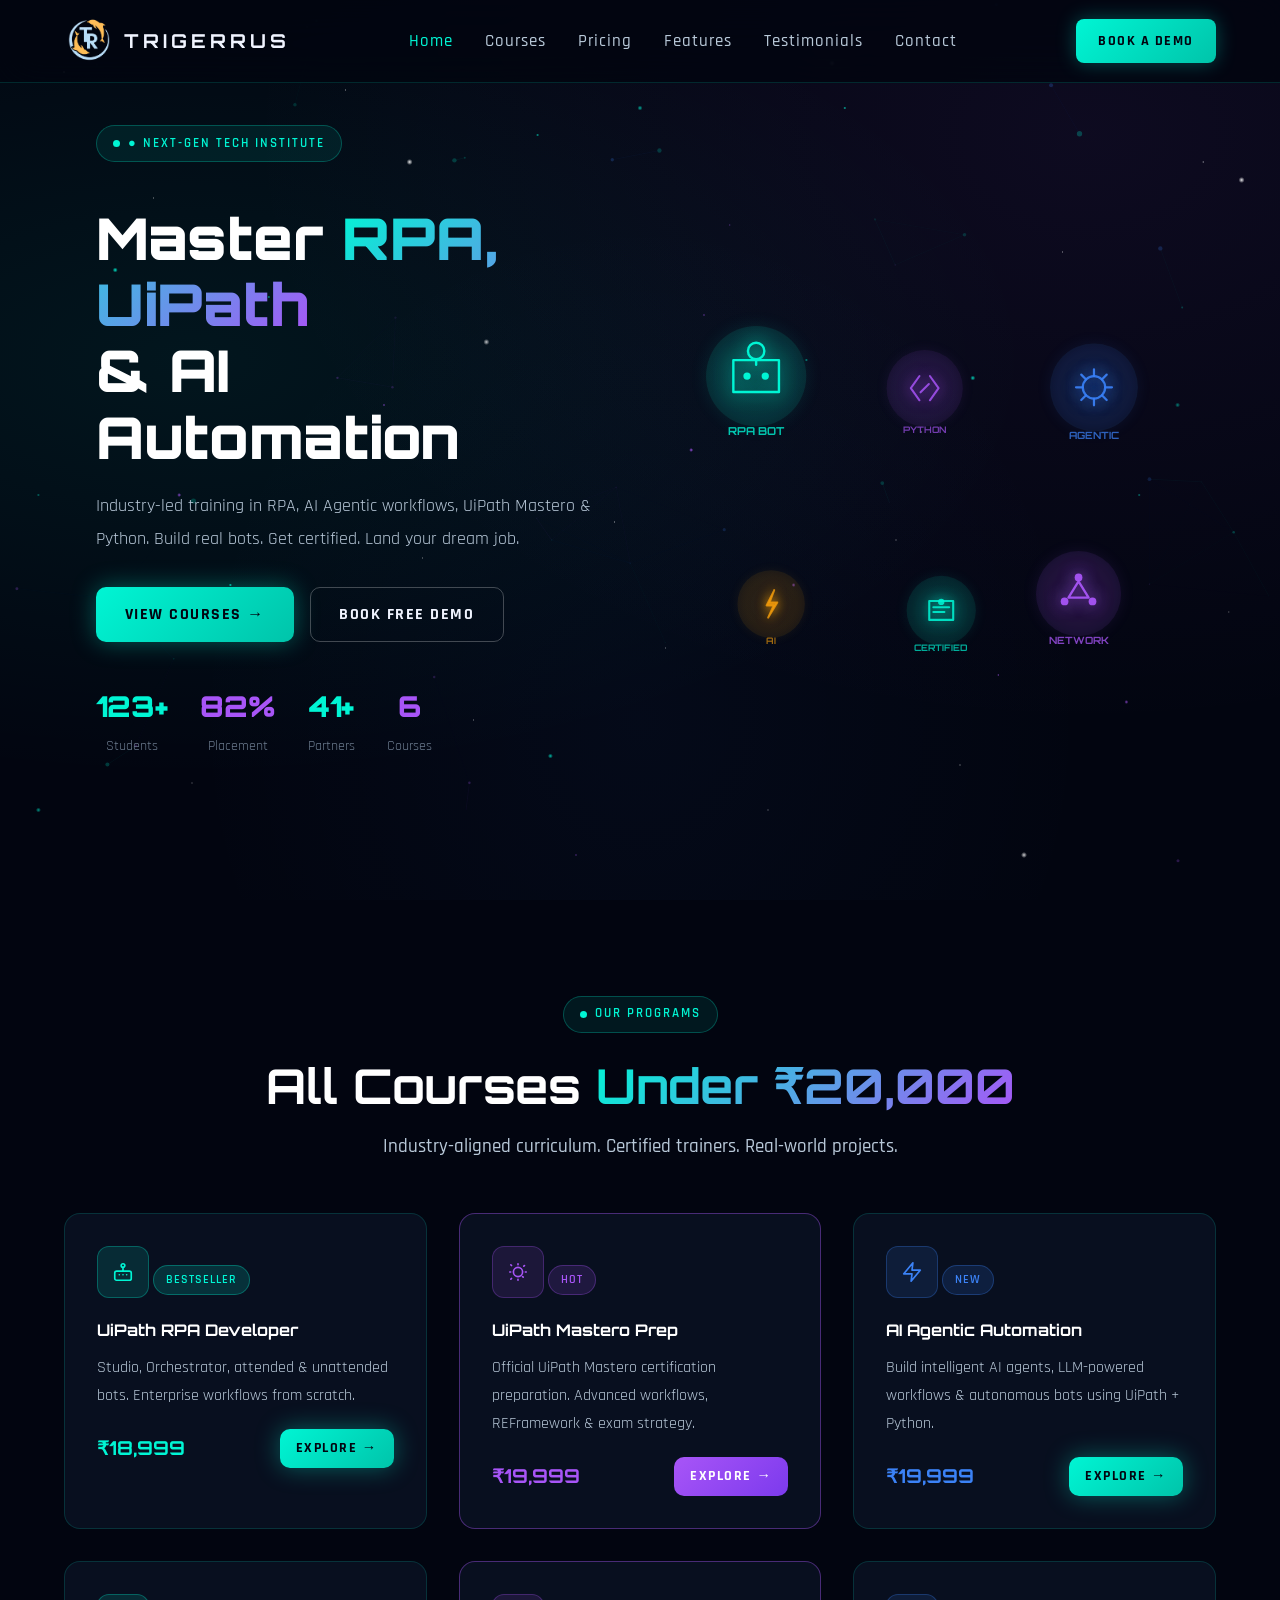
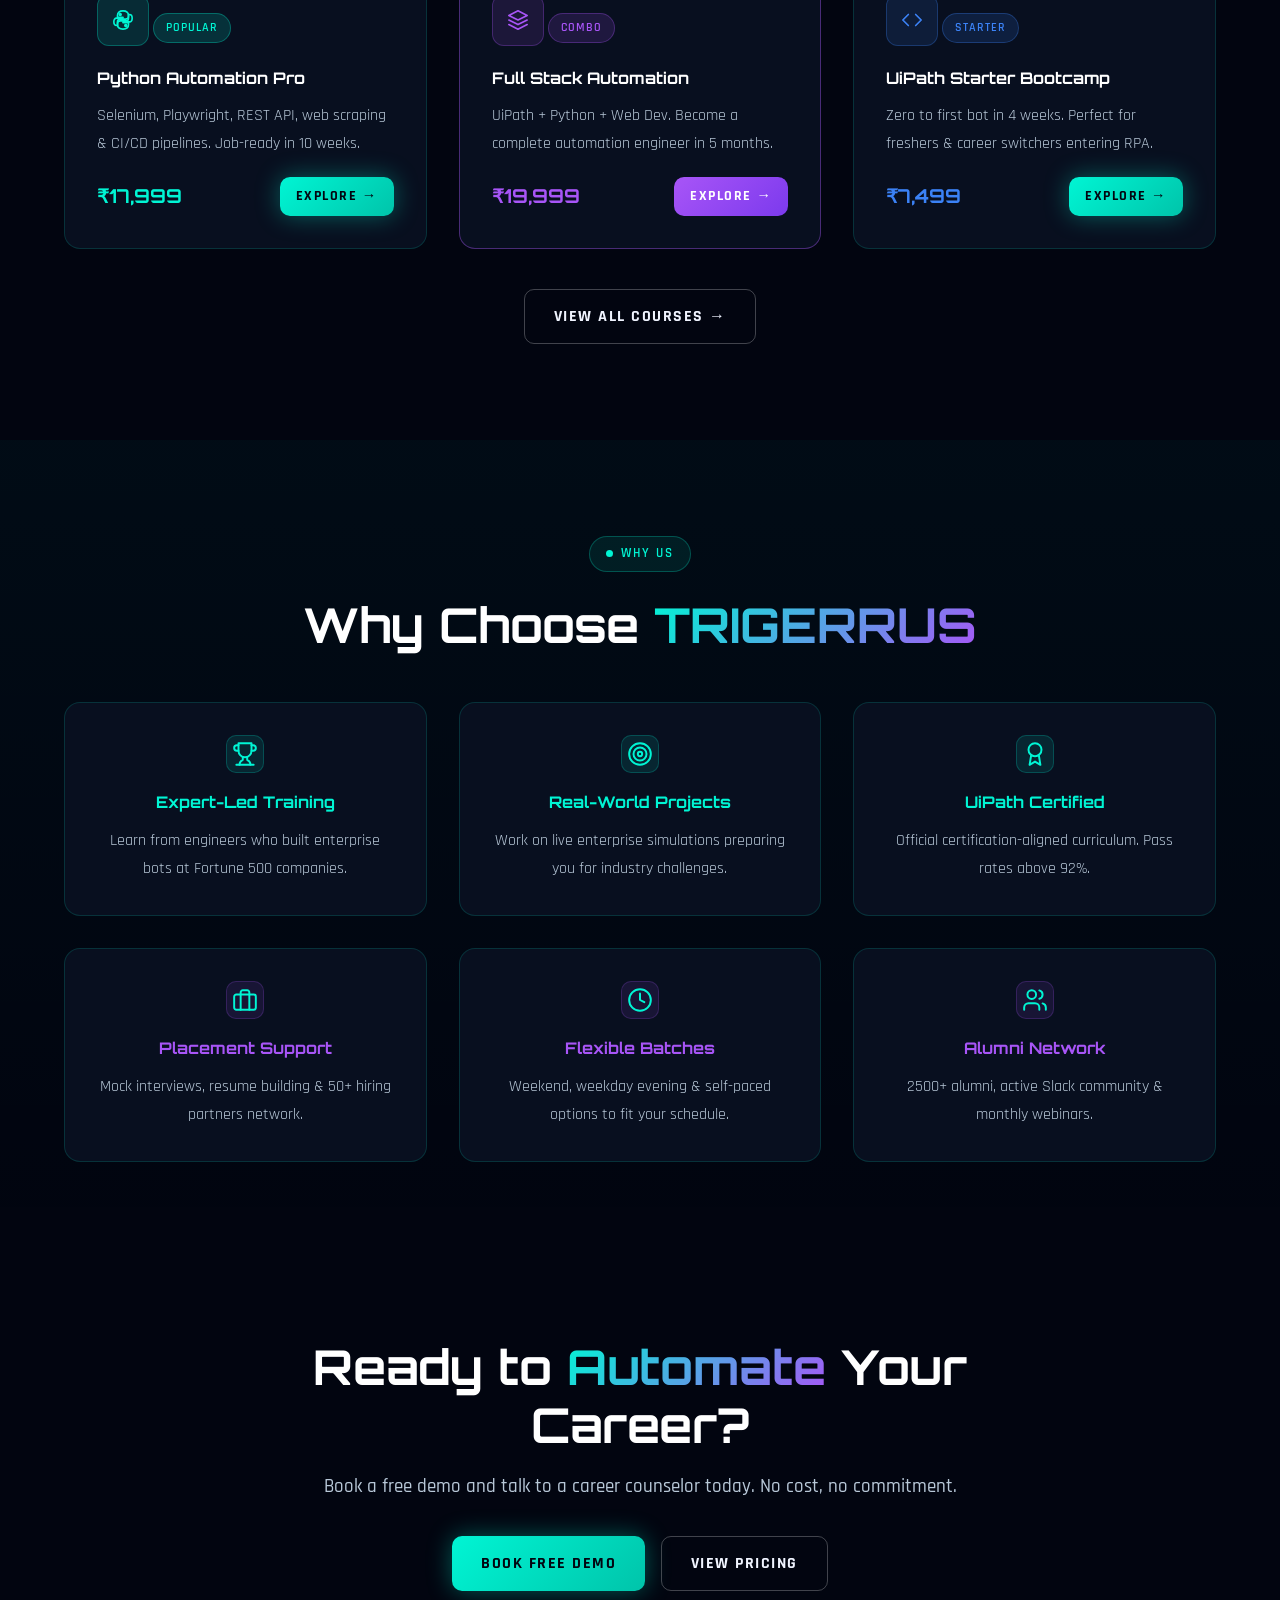
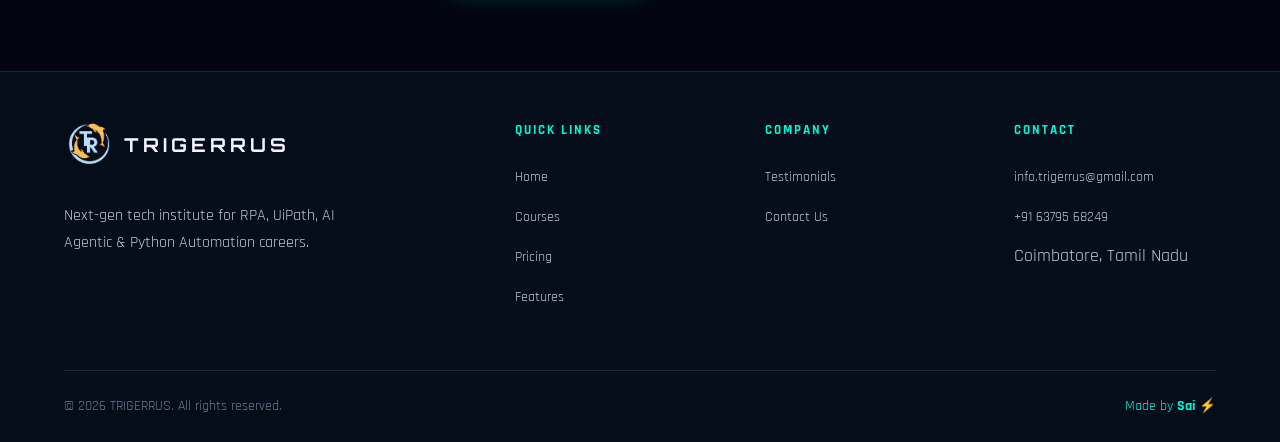
<file: index.html>
<!DOCTYPE html>
<html lang="en">
<head>
  <meta charset="UTF-8"/>
  <meta name="viewport" content="width=device-width,initial-scale=1.0"/>
  <title>TRIGERRUS — Master RPA, UiPath & AI Automation</title>
  <link rel="stylesheet" href="css/style.css"/>
  <link rel="icon" type="image/png" href="assets/logo7.png">
</head>
<body>
<div class="stars-bg"></div>
<canvas id="neuralCanvas" style="position:fixed;inset:0;z-index:0;pointer-events:none;opacity:0.35;"></canvas>

<div id="navbar-placeholder"></div>

<!-- HERO -->
<section class="hero-section" style="min-height:100vh;display:flex;align-items:center;padding-top:5rem;position:relative;z-index:2;">
  <div style="max-width:1200px;margin:0 auto;padding:0 2rem;display:grid;grid-template-columns:1fr 1fr;gap:4rem;align-items:center;">

    <!-- LEFT TEXT -->
    <div>
      <div class="section-tag fade-up">● NEXT-GEN TECH INSTITUTE</div>
      <h1 class="fade-up fade-up-delay-1" style="font-family:'Orbitron',sans-serif;font-size:clamp(2rem,4.5vw,3.8rem);font-weight:900;line-height:1.15;margin:1.2rem 0;">
        Master <span class="gradient-text">RPA, UiPath</span><br/>& AI Automation
      </h1>
      <p class="fade-up fade-up-delay-2" style="color:var(--text-secondary);font-size:1.15rem;line-height:1.8;margin-bottom:2rem;max-width:500px;">
        Industry-led training in RPA, AI Agentic workflows, UiPath Mastero & Python. Build real bots. Get certified. Land your dream job.
      </p>
      <div class="fade-up fade-up-delay-3" style="display:flex;gap:1rem;flex-wrap:wrap;">
        <a href="pages/courses.html" class="btn btn-primary">VIEW COURSES →</a>
        <a href="pages/contact.html" class="btn btn-secondary">BOOK FREE DEMO</a>
      </div>
      <div class="fade-up fade-up-delay-4" style="display:flex;gap:2rem;margin-top:2.5rem;flex-wrap:wrap;">
        <div style="text-align:center;">
          <div style="font-family:'Orbitron',sans-serif;font-size:1.8rem;font-weight:900;color:var(--cyan);" data-count="150" data-suffix="+">0+</div>
          <div style="color:var(--text-muted);font-size:0.9rem;margin-top:0.2rem;">Students</div>
        </div>
        <div style="text-align:center;">
          <div style="font-family:'Orbitron',sans-serif;font-size:1.8rem;font-weight:900;color:var(--purple);" data-count="95" data-suffix="%">0%</div>
          <div style="color:var(--text-muted);font-size:0.9rem;margin-top:0.2rem;">Placement</div>
        </div>
        <div style="text-align:center;">
          <div style="font-family:'Orbitron',sans-serif;font-size:1.8rem;font-weight:900;color:var(--cyan);" data-count="50" data-suffix="+">0+</div>
          <div style="color:var(--text-muted);font-size:0.9rem;margin-top:0.2rem;">Partners</div>
        </div>
        <div style="text-align:center;">
          <div style="font-family:'Orbitron',sans-serif;font-size:1.8rem;font-weight:900;color:var(--purple);" data-count="6" data-suffix="">0</div>
          <div style="color:var(--text-muted);font-size:0.9rem;margin-top:0.2rem;">Courses</div>
        </div>
      </div>
    </div>

    <!-- RIGHT — 3D Floating Icons -->
    <div class="fade-up fade-up-delay-2" style="position:relative;height:480px;display:flex;align-items:center;justify-content:center;">
      <canvas id="floatCanvas" style="width:100%;height:100%;"></canvas>
    </div>

  </div>
</section>

<!-- COURSES -->
<section style="position:relative;z-index:2;">
  <div style="max-width:1200px;margin:0 auto;">
    <div class="text-center" style="margin-bottom:3rem;">
      <div class="section-tag fade-up">OUR PROGRAMS</div>
      <h2 class="section-title fade-up fade-up-delay-1">All Courses <span class="gradient-text">Under ₹20,000</span></h2>
      <p class="section-subtitle fade-up fade-up-delay-2">Industry-aligned curriculum. Certified trainers. Real-world projects.</p>
    </div>
    <div class="grid-3">
      <div class="card fade-up">
        <div class="icon-box icon-box-cyan icon-cyan" data-icon="robot"></div>
        <span class="badge badge-cyan" style="margin-bottom:0.8rem;">BESTSELLER</span>
        <h3 style="font-family:'Orbitron',sans-serif;font-size:1rem;margin-bottom:0.6rem;">UiPath RPA Developer</h3>
        <p style="color:var(--text-secondary);font-size:0.97rem;margin-bottom:1.2rem;line-height:1.7;">Studio, Orchestrator, attended & unattended bots. Enterprise workflows from scratch.</p>
        <div style="display:flex;justify-content:space-between;align-items:center;">
          <span style="color:var(--cyan);font-family:'Orbitron',sans-serif;font-size:1.2rem;font-weight:700;">₹18,999</span>
          <a href="pages/courses.html" class="btn btn-primary" style="padding:0.45rem 1rem;font-size:0.9rem;">Explore →</a>
        </div>
      </div>
      <div class="card fade-up fade-up-delay-1" style="border-color:rgba(168,85,247,0.4);">
        <div class="icon-box icon-box-purple icon-purple" data-icon="sparkle"></div>
        <span class="badge badge-purple" style="margin-bottom:0.8rem;">HOT</span>
        <h3 style="font-family:'Orbitron',sans-serif;font-size:1rem;margin-bottom:0.6rem;">UiPath Mastero Prep</h3>
        <p style="color:var(--text-secondary);font-size:0.97rem;margin-bottom:1.2rem;line-height:1.7;">Official UiPath Mastero certification preparation. Advanced workflows, REFramework & exam strategy.</p>
        <div style="display:flex;justify-content:space-between;align-items:center;">
          <span style="color:var(--purple);font-family:'Orbitron',sans-serif;font-size:1.2rem;font-weight:700;">₹19,999</span>
          <a href="pages/courses.html" class="btn" style="padding:0.45rem 1rem;font-size:0.9rem;background:var(--gradient-purple);color:#fff;">Explore →</a>
        </div>
      </div>
      <div class="card fade-up fade-up-delay-2">
        <div class="icon-box icon-box-blue icon-blue" data-icon="zap"></div>
        <span class="badge badge-blue" style="margin-bottom:0.8rem;">NEW</span>
        <h3 style="font-family:'Orbitron',sans-serif;font-size:1rem;margin-bottom:0.6rem;">AI Agentic Automation</h3>
        <p style="color:var(--text-secondary);font-size:0.97rem;margin-bottom:1.2rem;line-height:1.7;">Build intelligent AI agents, LLM-powered workflows & autonomous bots using UiPath + Python.</p>
        <div style="display:flex;justify-content:space-between;align-items:center;">
          <span style="color:var(--blue);font-family:'Orbitron',sans-serif;font-size:1.2rem;font-weight:700;">₹19,999</span>
          <a href="pages/courses.html" class="btn btn-primary" style="padding:0.45rem 1rem;font-size:0.9rem;">Explore →</a>
        </div>
      </div>
      <div class="card fade-up">
        <div class="icon-box icon-box-cyan icon-cyan" data-icon="python"></div>
        <span class="badge badge-cyan" style="margin-bottom:0.8rem;">POPULAR</span>
        <h3 style="font-family:'Orbitron',sans-serif;font-size:1rem;margin-bottom:0.6rem;">Python Automation Pro</h3>
        <p style="color:var(--text-secondary);font-size:0.97rem;margin-bottom:1.2rem;line-height:1.7;">Selenium, Playwright, REST API, web scraping & CI/CD pipelines. Job-ready in 10 weeks.</p>
        <div style="display:flex;justify-content:space-between;align-items:center;">
          <span style="color:var(--cyan);font-family:'Orbitron',sans-serif;font-size:1.2rem;font-weight:700;">₹17,999</span>
          <a href="pages/courses.html" class="btn btn-primary" style="padding:0.45rem 1rem;font-size:0.9rem;">Explore →</a>
        </div>
      </div>
      <div class="card fade-up fade-up-delay-1" style="border-color:rgba(168,85,247,0.4);">
        <div class="icon-box icon-box-purple icon-purple" data-icon="layers"></div>
        <span class="badge badge-purple" style="margin-bottom:0.8rem;">COMBO</span>
        <h3 style="font-family:'Orbitron',sans-serif;font-size:1rem;margin-bottom:0.6rem;">Full Stack Automation</h3>
        <p style="color:var(--text-secondary);font-size:0.97rem;margin-bottom:1.2rem;line-height:1.7;">UiPath + Python + Web Dev. Become a complete automation engineer in 5 months.</p>
        <div style="display:flex;justify-content:space-between;align-items:center;">
          <span style="color:var(--purple);font-family:'Orbitron',sans-serif;font-size:1.2rem;font-weight:700;">₹19,999</span>
          <a href="pages/courses.html" class="btn" style="padding:0.45rem 1rem;font-size:0.9rem;background:var(--gradient-purple);color:#fff;">Explore →</a>
        </div>
      </div>
      <div class="card fade-up fade-up-delay-2">
        <div class="icon-box icon-box-blue icon-blue" data-icon="code"></div>
        <span class="badge badge-blue" style="margin-bottom:0.8rem;">STARTER</span>
        <h3 style="font-family:'Orbitron',sans-serif;font-size:1rem;margin-bottom:0.6rem;">UiPath Starter Bootcamp</h3>
        <p style="color:var(--text-secondary);font-size:0.97rem;margin-bottom:1.2rem;line-height:1.7;">Zero to first bot in 4 weeks. Perfect for freshers & career switchers entering RPA.</p>
        <div style="display:flex;justify-content:space-between;align-items:center;">
          <span style="color:var(--blue);font-family:'Orbitron',sans-serif;font-size:1.2rem;font-weight:700;">₹7,499</span>
          <a href="pages/courses.html" class="btn btn-primary" style="padding:0.45rem 1rem;font-size:0.9rem;">Explore →</a>
        </div>
      </div>
    </div>
    <div class="text-center" style="margin-top:2.5rem;">
      <a href="pages/courses.html" class="btn btn-secondary">View All Courses →</a>
    </div>
  </div>
</section>

<!-- WHY TRIGERRUS -->
<section style="background:linear-gradient(180deg,rgba(0,245,212,0.03) 0%,transparent 100%);position:relative;z-index:2;">
  <div style="max-width:1200px;margin:0 auto;">
    <div class="text-center" style="margin-bottom:3rem;">
      <div class="section-tag fade-up">WHY US</div>
      <h2 class="section-title fade-up fade-up-delay-1">Why Choose <span class="gradient-text">TRIGERRUS</span></h2>
    </div>
    <div class="grid-3">
      <div class="card fade-up" style="text-align:center;">
        <div style="display:flex;justify-content:center;margin-bottom:1rem;"><span class="contact-icon" data-icon="trophy"></span></div>
        <h3 style="font-family:'Orbitron',sans-serif;font-size:1rem;margin-bottom:0.7rem;color:var(--cyan);">Expert-Led Training</h3>
        <p style="color:var(--text-secondary);font-size:1rem;line-height:1.7;">Learn from engineers who built enterprise bots at Fortune 500 companies.</p>
      </div>
      <div class="card fade-up fade-up-delay-1" style="text-align:center;">
        <div style="display:flex;justify-content:center;margin-bottom:1rem;"><span class="contact-icon" data-icon="target"></span></div>
        <h3 style="font-family:'Orbitron',sans-serif;font-size:1rem;margin-bottom:0.7rem;color:var(--cyan);">Real-World Projects</h3>
        <p style="color:var(--text-secondary);font-size:1rem;line-height:1.7;">Work on live enterprise simulations preparing you for industry challenges.</p>
      </div>
      <div class="card fade-up fade-up-delay-2" style="text-align:center;">
        <div style="display:flex;justify-content:center;margin-bottom:1rem;"><span class="contact-icon" data-icon="award"></span></div>
        <h3 style="font-family:'Orbitron',sans-serif;font-size:1rem;margin-bottom:0.7rem;color:var(--cyan);">UiPath Certified</h3>
        <p style="color:var(--text-secondary);font-size:1rem;line-height:1.7;">Official certification-aligned curriculum. Pass rates above 92%.</p>
      </div>
      <div class="card fade-up" style="text-align:center;">
        <div style="display:flex;justify-content:center;margin-bottom:1rem;"><span class="contact-icon" style="background:rgba(168,85,247,0.1);border-color:rgba(168,85,247,0.2);" data-icon="briefcase"></span></div>
        <h3 style="font-family:'Orbitron',sans-serif;font-size:1rem;margin-bottom:0.7rem;color:var(--purple);">Placement Support</h3>
        <p style="color:var(--text-secondary);font-size:1rem;line-height:1.7;">Mock interviews, resume building & 50+ hiring partners network.</p>
      </div>
      <div class="card fade-up fade-up-delay-1" style="text-align:center;">
        <div style="display:flex;justify-content:center;margin-bottom:1rem;"><span class="contact-icon" style="background:rgba(168,85,247,0.1);border-color:rgba(168,85,247,0.2);" data-icon="clock"></span></div>
        <h3 style="font-family:'Orbitron',sans-serif;font-size:1rem;margin-bottom:0.7rem;color:var(--purple);">Flexible Batches</h3>
        <p style="color:var(--text-secondary);font-size:1rem;line-height:1.7;">Weekend, weekday evening & self-paced options to fit your schedule.</p>
      </div>
      <div class="card fade-up fade-up-delay-2" style="text-align:center;">
        <div style="display:flex;justify-content:center;margin-bottom:1rem;"><span class="contact-icon" style="background:rgba(168,85,247,0.1);border-color:rgba(168,85,247,0.2);" data-icon="users"></span></div>
        <h3 style="font-family:'Orbitron',sans-serif;font-size:1rem;margin-bottom:0.7rem;color:var(--purple);">Alumni Network</h3>
        <p style="color:var(--text-secondary);font-size:1rem;line-height:1.7;">2500+ alumni, active Slack community & monthly webinars.</p>
      </div>
    </div>
  </div>
</section>

<!-- CTA -->
<section style="text-align:center;padding:5rem 5%;position:relative;z-index:2;">
  <div style="max-width:700px;margin:0 auto;">
    <h2 class="section-title fade-up">Ready to <span class="gradient-text">Automate</span> Your Career?</h2>
    <p class="section-subtitle fade-up fade-up-delay-1" style="margin:1rem auto 2rem;">Book a free demo and talk to a career counselor today. No cost, no commitment.</p>
    <div class="fade-up fade-up-delay-2" style="display:flex;gap:1rem;justify-content:center;flex-wrap:wrap;">
      <a href="pages/contact.html" class="btn btn-primary">BOOK FREE DEMO</a>
      <a href="pages/pricing.html" class="btn btn-secondary">VIEW PRICING</a>
    </div>
  </div>
</section>

<div id="footer-placeholder"></div>

<script src="js/icons.js"></script>
<script src="js/nav-footer.js"></script>
<script src="js/main.js"></script>
<script>
// ── Neural background ──
(function(){
  var c=document.getElementById('neuralCanvas'),ctx=c.getContext('2d'),W,H,nodes=[],aid;
  function resize(){W=c.width=window.innerWidth;H=c.height=window.innerHeight;}
  resize();window.addEventListener('resize',function(){resize();build();});
  var CL=['rgba(0,245,212,','rgba(168,85,247,','rgba(59,130,246,'];
  var N=Math.min(45,Math.floor(W*H/26000)),D=145;
  function build(){nodes=[];for(var i=0;i<N;i++)nodes.push({x:Math.random()*W,y:Math.random()*H,vx:(Math.random()-.5)*.3,vy:(Math.random()-.5)*.3,r:Math.random()*2+1,c:CL[0|Math.random()*3],p:Math.random()*Math.PI*2});}
  build();
  function loop(){
    ctx.clearRect(0,0,W,H);
    nodes.forEach(function(n){n.x+=n.vx;n.y+=n.vy;n.p+=.02;if(n.x<0||n.x>W)n.vx*=-1;if(n.y<0||n.y>H)n.vy*=-1;});
    for(var i=0;i<nodes.length;i++)for(var j=i+1;j<nodes.length;j++){
      var dx=nodes[i].x-nodes[j].x,dy=nodes[i].y-nodes[j].y,d=Math.sqrt(dx*dx+dy*dy);
      if(d<D){ctx.beginPath();ctx.moveTo(nodes[i].x,nodes[i].y);ctx.lineTo(nodes[j].x,nodes[j].y);ctx.strokeStyle=nodes[i].c+(1-d/D)*.22+')';ctx.lineWidth=.7;ctx.stroke();}}
    nodes.forEach(function(n){var g=.6+.4*Math.sin(n.p);ctx.beginPath();ctx.arc(n.x,n.y,n.r*g,0,Math.PI*2);ctx.fillStyle=n.c+.7*g+')';ctx.fill();});
    aid=requestAnimationFrame(loop);
  }
  document.addEventListener('visibilitychange',function(){if(document.hidden)cancelAnimationFrame(aid);else loop();});
  loop();
})();

// ── 3D Floating Automation Icons ──
(function(){
  var canvas = document.getElementById('floatCanvas');
  if(!canvas) return;
  var ctx = canvas.getContext('2d');
  var W, H;

  function resize(){
    var rect = canvas.parentElement.getBoundingClientRect();
    W = canvas.width  = rect.width  || 480;
    H = canvas.height = rect.height || 480;
  }
  resize();
  window.addEventListener('resize', resize);

  // Icon definitions — path drawing functions
  var icons = [
    // Bot/Robot
    { draw: function(c,x,y,s){
        c.strokeRect(x-s*.5,y-s*.35,s,s*.7);
        c.beginPath();c.arc(x,y-s*.55,s*.18,0,Math.PI*2);c.stroke();
        c.beginPath();c.moveTo(x,y-s*.37);c.lineTo(x,y-s*.25);c.stroke();
        c.beginPath();c.arc(x-s*.2,y,s*.08,0,Math.PI*2);c.fill();
        c.beginPath();c.arc(x+s*.2,y,s*.08,0,Math.PI*2);c.fill();
      }, color:'#00f5d4', x:0, y:0, size:38, vx:.4, vy:.25, angle:0, depth:1.0, label:'RPA BOT' },
    // Code brackets
    { draw: function(c,x,y,s){
        c.beginPath();c.moveTo(x-s*.15,y-s*.35);c.lineTo(x-s*.4,y);c.lineTo(x-s*.15,y+s*.35);c.stroke();
        c.beginPath();c.moveTo(x+s*.15,y-s*.35);c.lineTo(x+s*.4,y);c.lineTo(x+s*.15,y+s*.35);c.stroke();
        c.beginPath();c.moveTo(x-s*.12,y+s*.12);c.lineTo(x+s*.12,y-s*.12);c.stroke();
      }, color:'#a855f7', x:0, y:0, size:34, vx:-.3, vy:.35, angle:0, depth:0.7, label:'PYTHON' },
    // Gear
    { draw: function(c,x,y,s){
        c.beginPath();c.arc(x,y,s*.28,0,Math.PI*2);c.stroke();
        for(var i=0;i<8;i++){
          var a=i*Math.PI/4;
          c.beginPath();c.moveTo(x+Math.cos(a)*s*.28,y+Math.sin(a)*s*.28);
          c.lineTo(x+Math.cos(a)*s*.45,y+Math.sin(a)*s*.45);c.stroke();
        }
      }, color:'#3b82f6', x:0, y:0, size:36, vx:.35, vy:-.28, angle:0, depth:0.85, label:'AGENTIC' },
    // Lightning bolt (AI)
    { draw: function(c,x,y,s){
        c.beginPath();c.moveTo(x+s*.1,y-s*.45);c.lineTo(x-s*.15,y+s*.05);c.lineTo(x+s*.08,y+s*.05);c.lineTo(x-s*.1,y+s*.45);c.lineTo(x+s*.2,y-s*.05);c.lineTo(x-s*.05,y-s*.05);c.closePath();c.fill();c.stroke();
      }, color:'#f59e0b', x:0, y:0, size:32, vx:-.4, vy:-.3, angle:0, depth:0.6, label:'AI' },
    // Certificate
    { draw: function(c,x,y,s){
        c.strokeRect(x-s*.38,y-s*.3,s*.76,s*.6);
        c.beginPath();c.moveTo(x-s*.25,y-s*.1);c.lineTo(x+s*.25,y-s*.1);c.stroke();
        c.beginPath();c.moveTo(x-s*.25,y+s*.05);c.lineTo(x+s*.1,y+s*.05);c.stroke();
        c.beginPath();c.arc(x,y-s*.27,s*.1,0,Math.PI*2);c.fill();
      }, color:'#00f5d4', x:0, y:0, size:30, vx:.28, vy:.4, angle:0, depth:0.75, label:'CERTIFIED' },
    // Network nodes
    { draw: function(c,x,y,s){
        var pts=[[0,-.42],[-.36,.2],[.36,.2]];
        pts.forEach(function(p){c.beginPath();c.arc(x+p[0]*s,y+p[1]*s,s*.1,0,Math.PI*2);c.fill();});
        c.beginPath();c.moveTo(x,y-s*.32);c.lineTo(x-s*.26,y+s*.1);c.moveTo(x,y-s*.32);c.lineTo(x+s*.26,y+s*.1);c.moveTo(x-s*.26,y+s*.1);c.lineTo(x+s*.26,y+s*.1);c.stroke();
      }, color:'#a855f7', x:0, y:0, size:34, vx:-.25, vy:-.38, angle:0, depth:0.9, label:'NETWORK' },
  ];

  // Spread icons in canvas
  icons.forEach(function(ic, i){
    var cols = 3, row = Math.floor(i/cols), col = i%cols;
    ic.x = (col+.5)*(W/cols) + (Math.random()-.5)*40;
    ic.y = (row+.5)*(H/2) + 60 + (Math.random()-.5)*40;
    ic.oy = ic.y;
    ic.phase = i * 1.05;
  });

  var t = 0;
  function loop(){
    ctx.clearRect(0,0,W,H);
    t += 0.012;

    // Sort by depth (painter's algorithm)
    var sorted = icons.slice().sort(function(a,b){return a.depth-b.depth;});

    sorted.forEach(function(ic){
      // Float up/down
      ic.y = ic.oy + Math.sin(t + ic.phase) * 18;
      ic.x += ic.vx * .4;
      if(ic.x < ic.size) { ic.x = ic.size; ic.vx *= -1; }
      if(ic.x > W-ic.size) { ic.x = W-ic.size; ic.vx *= -1; }

      var scale = 0.6 + ic.depth * 0.6;
      var alpha = 0.5 + ic.depth * 0.5;
      var s = ic.size * scale;

      ctx.save();
      ctx.globalAlpha = alpha;

      // Glow shadow
      ctx.shadowBlur = 18 * ic.depth;
      ctx.shadowColor = ic.color;

      // Draw glow bg circle
      var grd = ctx.createRadialGradient(ic.x, ic.y, 0, ic.x, ic.y, s*1.2);
      grd.addColorStop(0, ic.color.replace(')',',0.12)').replace('rgb','rgba').replace('#', 'rgba(').split('rgba(').pop().includes(',') ? ic.color+'22' : ic.color+'22');
      ctx.beginPath();
      ctx.arc(ic.x, ic.y, s*1.1, 0, Math.PI*2);
      ctx.fillStyle = ic.color + '18';
      ctx.fill();

      // Draw icon
      ctx.strokeStyle = ic.color;
      ctx.fillStyle   = ic.color;
      ctx.lineWidth   = 2 * scale;
      ctx.lineCap = 'round';
      ctx.lineJoin = 'round';
      ic.draw(ctx, ic.x, ic.y, s);

      // Label
      ctx.shadowBlur = 0;
      ctx.font = 'bold ' + Math.round(9*scale) + 'px Orbitron, sans-serif';
      ctx.fillStyle = ic.color;
      ctx.globalAlpha = alpha * 0.8;
      ctx.textAlign = 'center';
      ctx.fillText(ic.label, ic.x, ic.y + s*1.3);

      ctx.restore();
    });

    requestAnimationFrame(loop);
  }
  loop();
})();
</script>
</body>
</html>
</file>
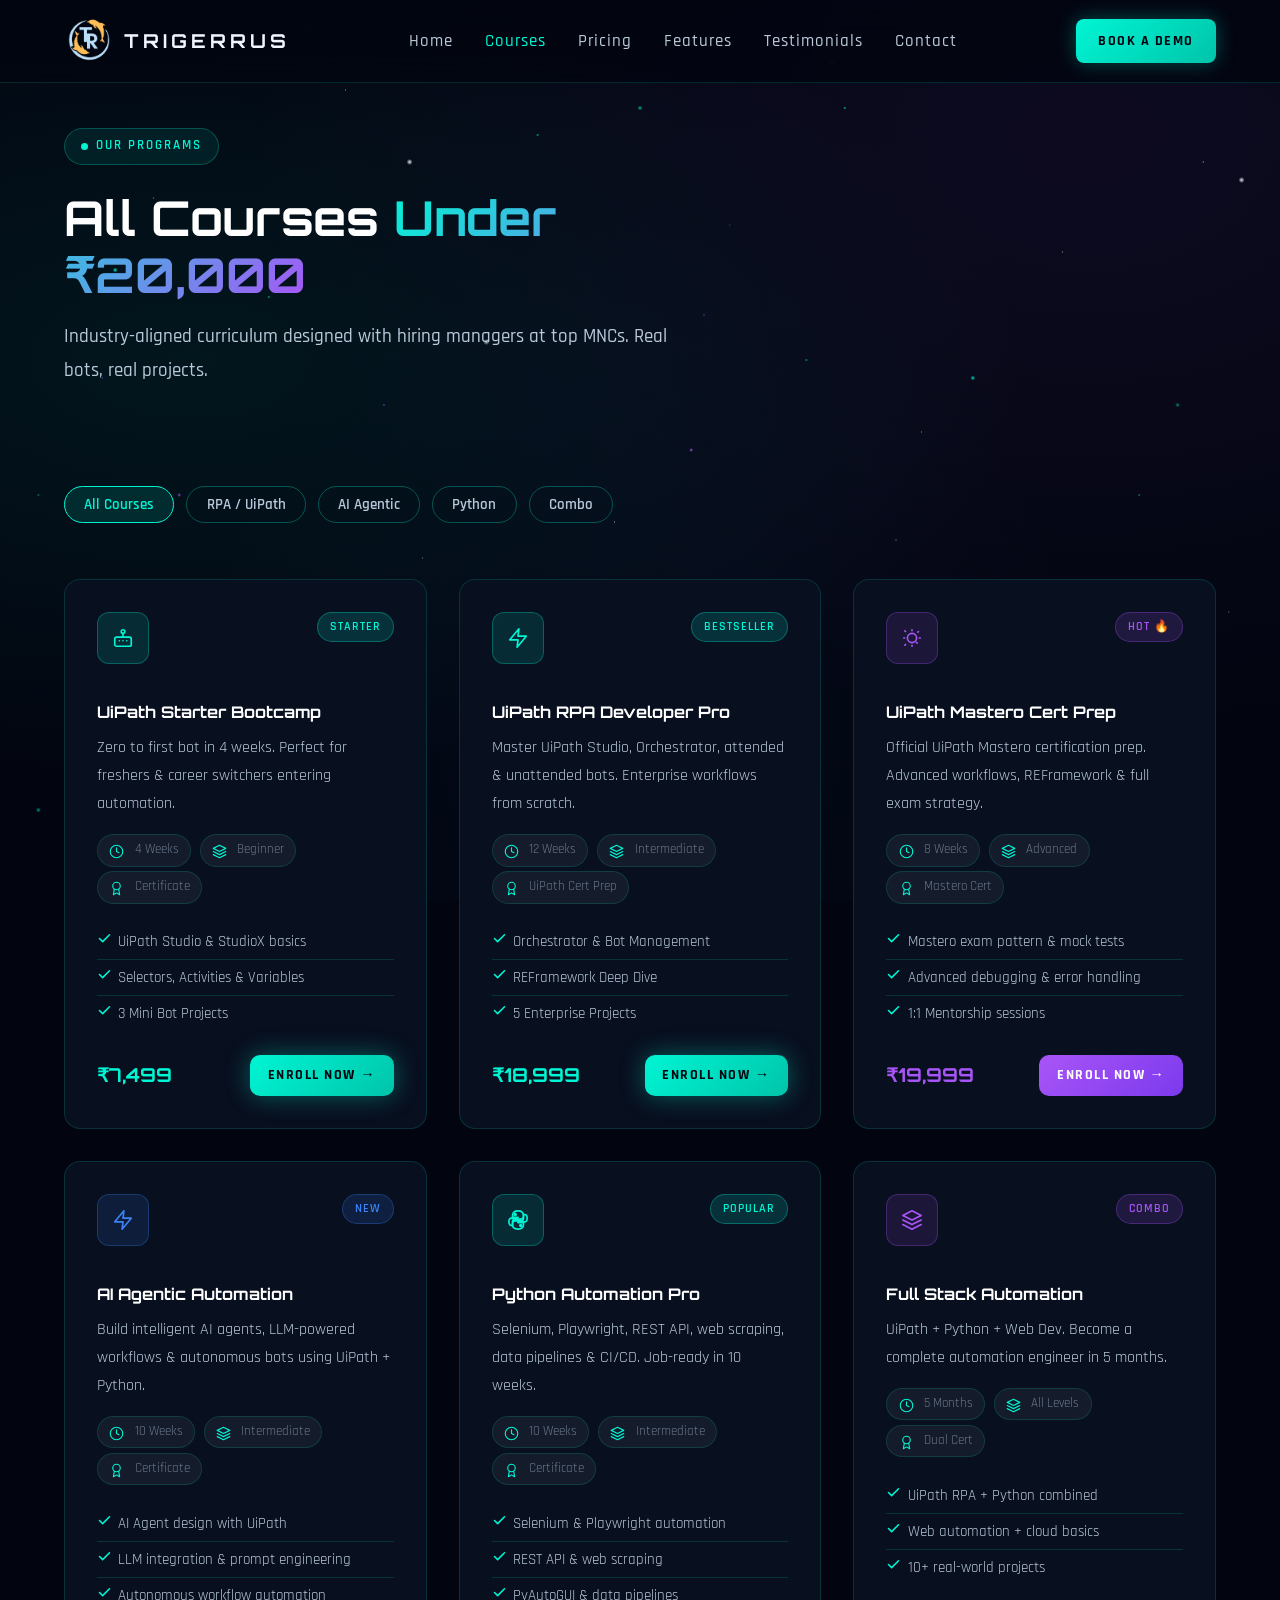
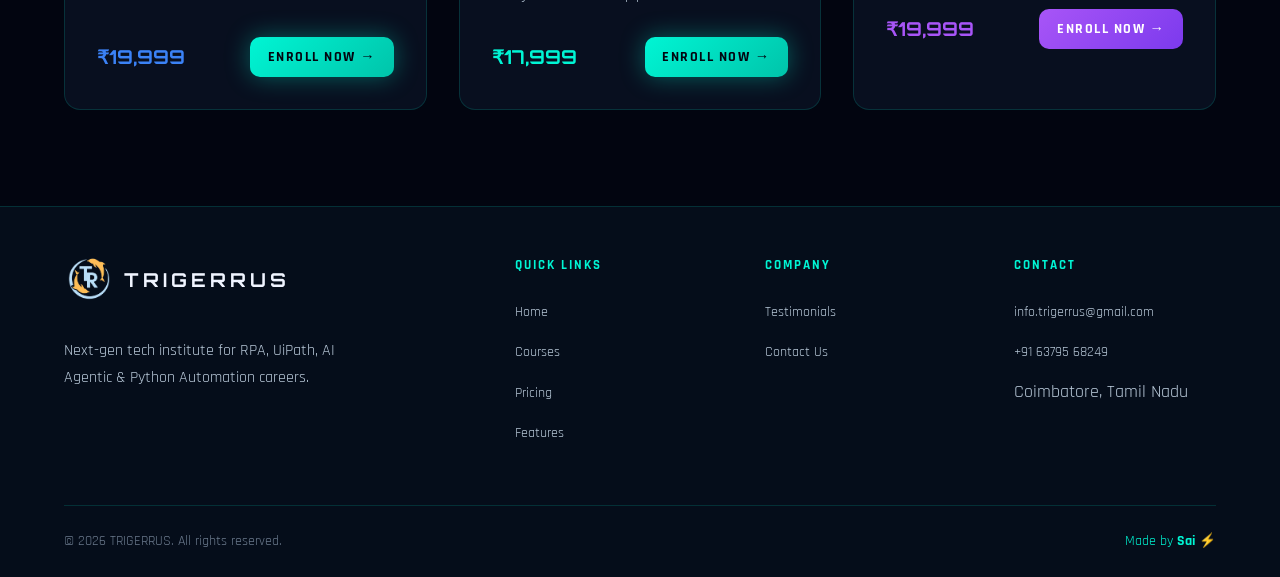
<file: pages/courses.html>
<!DOCTYPE html>
<html lang="en">
<head>
  <meta charset="UTF-8"/>
  <meta name="viewport" content="width=device-width,initial-scale=1.0"/>
  <title>Courses — TRIGERRUS</title>
  <link rel="stylesheet" href="../css/style.css"/>
  <link rel="icon" type="image/png" href="../assets/logo7.png">
  <style>
    input,select,textarea,button,a,label{position:relative;z-index:10;pointer-events:auto;}
  </style>
</head>
<body>
<div class="stars-bg"></div>
<div id="navbar-placeholder"></div>

<div class="page-hero">
  <div style="max-width:700px;">
    <div class="section-tag fade-up">OUR PROGRAMS</div>
    <h1 class="section-title fade-up fade-up-delay-1">All Courses <span class="gradient-text">Under ₹20,000</span></h1>
    <p class="section-subtitle fade-up fade-up-delay-2">Industry-aligned curriculum designed with hiring managers at top MNCs. Real bots, real projects.</p>
  </div>
</div>

<!-- Filter tabs -->
<section style="padding:2rem 5% 0;position:relative;z-index:2;">
  <div style="max-width:1200px;margin:0 auto;">
    <div style="display:flex;gap:0.75rem;flex-wrap:wrap;margin-bottom:2.5rem;">
      <button class="filter-btn active" onclick="filterCourses('all',this)">All Courses</button>
      <button class="filter-btn" onclick="filterCourses('rpa',this)">RPA / UiPath</button>
      <button class="filter-btn" onclick="filterCourses('ai',this)">AI Agentic</button>
      <button class="filter-btn" onclick="filterCourses('python',this)">Python</button>
      <button class="filter-btn" onclick="filterCourses('combo',this)">Combo</button>
    </div>
  </div>
</section>

<style>
.filter-btn{padding:0.5rem 1.2rem;border-radius:50px;border:1px solid rgba(0,245,212,0.3);background:transparent;color:var(--text-secondary);font-family:'Rajdhani',sans-serif;font-weight:600;font-size:0.95rem;cursor:pointer;transition:all 0.3s;}
.filter-btn.active,.filter-btn:hover{background:rgba(0,245,212,0.12);border-color:var(--cyan);color:var(--cyan);}
.course-card{transition:opacity 0.3s,transform 0.3s;}
.course-card.hidden{display:none;}
.duration-chip{display:inline-flex;align-items:center;gap:4px;background:rgba(255,255,255,0.05);border:1px solid var(--border);border-radius:20px;padding:0.25rem 0.7rem;font-size:0.82rem;color:var(--text-muted);margin:0 0.3rem 0.3rem 0;}
.check-icon-svg{display:inline-flex;align-items:center;margin-right:0.4rem;}
</style>

<section style="padding-top:1rem;position:relative;z-index:2;">
  <div style="max-width:1200px;margin:0 auto;">
    <div class="grid-3" id="courseGrid">

      <!-- 1. UiPath Starter -->
      <div class="card fade-up course-card" data-cat="rpa">
        <div style="display:flex;justify-content:space-between;align-items:start;margin-bottom:1rem;">
          <div class="icon-box icon-box-cyan icon-cyan" data-icon="robot"></div>
          <div style="text-align:right;">
            <span class="badge badge-cyan">STARTER</span>
          </div>
        </div>
        <h3 style="font-family:'Orbitron',sans-serif;font-size:1rem;margin-bottom:0.5rem;">UiPath Starter Bootcamp</h3>
        <p style="color:var(--text-secondary);font-size:0.95rem;margin-bottom:1rem;line-height:1.7;">Zero to first bot in 4 weeks. Perfect for freshers & career switchers entering automation.</p>
        <div style="margin-bottom:1rem;">
          <span class="duration-chip"><span class="check-icon-svg" data-icon="clock"></span>4 Weeks</span>
          <span class="duration-chip"><span class="check-icon-svg" data-icon="layers"></span>Beginner</span>
          <span class="duration-chip"><span class="check-icon-svg" data-icon="award"></span>Certificate</span>
        </div>
        <ul style="list-style:none;margin-bottom:1.5rem;">
          <li style="color:var(--text-secondary);font-size:0.93rem;padding:0.3rem 0;border-bottom:1px solid var(--border);"><span class="check-icon-svg" data-icon="check"></span>UiPath Studio & StudioX basics</li>
          <li style="color:var(--text-secondary);font-size:0.93rem;padding:0.3rem 0;border-bottom:1px solid var(--border);"><span class="check-icon-svg" data-icon="check"></span>Selectors, Activities & Variables</li>
          <li style="color:var(--text-secondary);font-size:0.93rem;padding:0.3rem 0;"><span class="check-icon-svg" data-icon="check"></span>3 Mini Bot Projects</li>
        </ul>
        <div style="display:flex;justify-content:space-between;align-items:center;">
          <span style="color:var(--cyan);font-family:'Orbitron',sans-serif;font-size:1.2rem;font-weight:700;">₹7,499</span>
          <a href="contact.html" class="btn btn-primary" style="padding:0.5rem 1.1rem;font-size:0.9rem;">Enroll Now →</a>
        </div>
      </div>

      <!-- 2. UiPath RPA Developer -->
      <div class="card fade-up fade-up-delay-1 course-card" data-cat="rpa">
        <div style="display:flex;justify-content:space-between;align-items:start;margin-bottom:1rem;">
          <div class="icon-box icon-box-cyan icon-cyan" data-icon="zap"></div>
          <div style="text-align:right;"><span class="badge badge-cyan">BESTSELLER</span></div>
        </div>
        <h3 style="font-family:'Orbitron',sans-serif;font-size:1rem;margin-bottom:0.5rem;">UiPath RPA Developer Pro</h3>
        <p style="color:var(--text-secondary);font-size:0.95rem;margin-bottom:1rem;line-height:1.7;">Master UiPath Studio, Orchestrator, attended & unattended bots. Enterprise workflows from scratch.</p>
        <div style="margin-bottom:1rem;">
          <span class="duration-chip"><span class="check-icon-svg" data-icon="clock"></span>12 Weeks</span>
          <span class="duration-chip"><span class="check-icon-svg" data-icon="layers"></span>Intermediate</span>
          <span class="duration-chip"><span class="check-icon-svg" data-icon="award"></span>UiPath Cert Prep</span>
        </div>
        <ul style="list-style:none;margin-bottom:1.5rem;">
          <li style="color:var(--text-secondary);font-size:0.93rem;padding:0.3rem 0;border-bottom:1px solid var(--border);"><span class="check-icon-svg" data-icon="check"></span>Orchestrator & Bot Management</li>
          <li style="color:var(--text-secondary);font-size:0.93rem;padding:0.3rem 0;border-bottom:1px solid var(--border);"><span class="check-icon-svg" data-icon="check"></span>REFramework Deep Dive</li>
          <li style="color:var(--text-secondary);font-size:0.93rem;padding:0.3rem 0;"><span class="check-icon-svg" data-icon="check"></span>5 Enterprise Projects</li>
        </ul>
        <div style="display:flex;justify-content:space-between;align-items:center;">
          <span style="color:var(--cyan);font-family:'Orbitron',sans-serif;font-size:1.2rem;font-weight:700;">₹18,999</span>
          <a href="contact.html" class="btn btn-primary" style="padding:0.5rem 1.1rem;font-size:0.9rem;">Enroll Now →</a>
        </div>
      </div>

      <!-- 3. UiPath Mastero -->
      <div class="card fade-up fade-up-delay-2 course-card" data-cat="rpa">
        <div style="display:flex;justify-content:space-between;align-items:start;margin-bottom:1rem;">
          <div class="icon-box icon-box-purple icon-purple" data-icon="sparkle"></div>
          <div style="text-align:right;"><span class="badge badge-purple">HOT 🔥</span></div>
        </div>
        <h3 style="font-family:'Orbitron',sans-serif;font-size:1rem;margin-bottom:0.5rem;">UiPath Mastero Cert Prep</h3>
        <p style="color:var(--text-secondary);font-size:0.95rem;margin-bottom:1rem;line-height:1.7;">Official UiPath Mastero certification prep. Advanced workflows, REFramework & full exam strategy.</p>
        <div style="margin-bottom:1rem;">
          <span class="duration-chip"><span class="check-icon-svg" data-icon="clock"></span>8 Weeks</span>
          <span class="duration-chip"><span class="check-icon-svg" data-icon="layers"></span>Advanced</span>
          <span class="duration-chip"><span class="check-icon-svg" data-icon="award"></span>Mastero Cert</span>
        </div>
        <ul style="list-style:none;margin-bottom:1.5rem;">
          <li style="color:var(--text-secondary);font-size:0.93rem;padding:0.3rem 0;border-bottom:1px solid var(--border);"><span class="check-icon-svg" data-icon="check"></span>Mastero exam pattern & mock tests</li>
          <li style="color:var(--text-secondary);font-size:0.93rem;padding:0.3rem 0;border-bottom:1px solid var(--border);"><span class="check-icon-svg" data-icon="check"></span>Advanced debugging & error handling</li>
          <li style="color:var(--text-secondary);font-size:0.93rem;padding:0.3rem 0;"><span class="check-icon-svg" data-icon="check"></span>1:1 Mentorship sessions</li>
        </ul>
        <div style="display:flex;justify-content:space-between;align-items:center;">
          <span style="color:var(--purple);font-family:'Orbitron',sans-serif;font-size:1.2rem;font-weight:700;">₹19,999</span>
          <a href="contact.html" class="btn" style="padding:0.5rem 1.1rem;font-size:0.9rem;background:var(--gradient-purple);color:#fff;">Enroll Now →</a>
        </div>
      </div>

      <!-- 4. AI Agentic -->
      <div class="card fade-up course-card" data-cat="ai">
        <div style="display:flex;justify-content:space-between;align-items:start;margin-bottom:1rem;">
          <div class="icon-box icon-box-blue icon-blue" data-icon="zap"></div>
          <div style="text-align:right;"><span class="badge badge-blue">NEW</span></div>
        </div>
        <h3 style="font-family:'Orbitron',sans-serif;font-size:1rem;margin-bottom:0.5rem;">AI Agentic Automation</h3>
        <p style="color:var(--text-secondary);font-size:0.95rem;margin-bottom:1rem;line-height:1.7;">Build intelligent AI agents, LLM-powered workflows & autonomous bots using UiPath + Python.</p>
        <div style="margin-bottom:1rem;">
          <span class="duration-chip"><span class="check-icon-svg" data-icon="clock"></span>10 Weeks</span>
          <span class="duration-chip"><span class="check-icon-svg" data-icon="layers"></span>Intermediate</span>
          <span class="duration-chip"><span class="check-icon-svg" data-icon="award"></span>Certificate</span>
        </div>
        <ul style="list-style:none;margin-bottom:1.5rem;">
          <li style="color:var(--text-secondary);font-size:0.93rem;padding:0.3rem 0;border-bottom:1px solid var(--border);"><span class="check-icon-svg" data-icon="check"></span>AI Agent design with UiPath</li>
          <li style="color:var(--text-secondary);font-size:0.93rem;padding:0.3rem 0;border-bottom:1px solid var(--border);"><span class="check-icon-svg" data-icon="check"></span>LLM integration & prompt engineering</li>
          <li style="color:var(--text-secondary);font-size:0.93rem;padding:0.3rem 0;"><span class="check-icon-svg" data-icon="check"></span>Autonomous workflow automation</li>
        </ul>
        <div style="display:flex;justify-content:space-between;align-items:center;">
          <span style="color:var(--blue);font-family:'Orbitron',sans-serif;font-size:1.2rem;font-weight:700;">₹19,999</span>
          <a href="contact.html" class="btn btn-primary" style="padding:0.5rem 1.1rem;font-size:0.9rem;">Enroll Now →</a>
        </div>
      </div>

      <!-- 5. Python Automation -->
      <div class="card fade-up fade-up-delay-1 course-card" data-cat="python">
        <div style="display:flex;justify-content:space-between;align-items:start;margin-bottom:1rem;">
          <div class="icon-box icon-box-cyan icon-cyan" data-icon="python"></div>
          <div style="text-align:right;"><span class="badge badge-cyan">POPULAR</span></div>
        </div>
        <h3 style="font-family:'Orbitron',sans-serif;font-size:1rem;margin-bottom:0.5rem;">Python Automation Pro</h3>
        <p style="color:var(--text-secondary);font-size:0.95rem;margin-bottom:1rem;line-height:1.7;">Selenium, Playwright, REST API, web scraping, data pipelines & CI/CD. Job-ready in 10 weeks.</p>
        <div style="margin-bottom:1rem;">
          <span class="duration-chip"><span class="check-icon-svg" data-icon="clock"></span>10 Weeks</span>
          <span class="duration-chip"><span class="check-icon-svg" data-icon="layers"></span>Intermediate</span>
          <span class="duration-chip"><span class="check-icon-svg" data-icon="award"></span>Certificate</span>
        </div>
        <ul style="list-style:none;margin-bottom:1.5rem;">
          <li style="color:var(--text-secondary);font-size:0.93rem;padding:0.3rem 0;border-bottom:1px solid var(--border);"><span class="check-icon-svg" data-icon="check"></span>Selenium & Playwright automation</li>
          <li style="color:var(--text-secondary);font-size:0.93rem;padding:0.3rem 0;border-bottom:1px solid var(--border);"><span class="check-icon-svg" data-icon="check"></span>REST API & web scraping</li>
          <li style="color:var(--text-secondary);font-size:0.93rem;padding:0.3rem 0;"><span class="check-icon-svg" data-icon="check"></span>PyAutoGUI & data pipelines</li>
        </ul>
        <div style="display:flex;justify-content:space-between;align-items:center;">
          <span style="color:var(--cyan);font-family:'Orbitron',sans-serif;font-size:1.2rem;font-weight:700;">₹17,999</span>
          <a href="contact.html" class="btn btn-primary" style="padding:0.5rem 1.1rem;font-size:0.9rem;">Enroll Now →</a>
        </div>
      </div>

      <!-- 6. Full Stack Automation -->
      <div class="card fade-up fade-up-delay-2 course-card" data-cat="combo">
        <div style="display:flex;justify-content:space-between;align-items:start;margin-bottom:1rem;">
          <div class="icon-box icon-box-purple icon-purple" data-icon="layers"></div>
          <div style="text-align:right;"><span class="badge badge-purple">COMBO</span></div>
        </div>
        <h3 style="font-family:'Orbitron',sans-serif;font-size:1rem;margin-bottom:0.5rem;">Full Stack Automation</h3>
        <p style="color:var(--text-secondary);font-size:0.95rem;margin-bottom:1rem;line-height:1.7;">UiPath + Python + Web Dev. Become a complete automation engineer in 5 months.</p>
        <div style="margin-bottom:1rem;">
          <span class="duration-chip"><span class="check-icon-svg" data-icon="clock"></span>5 Months</span>
          <span class="duration-chip"><span class="check-icon-svg" data-icon="layers"></span>All Levels</span>
          <span class="duration-chip"><span class="check-icon-svg" data-icon="award"></span>Dual Cert</span>
        </div>
        <ul style="list-style:none;margin-bottom:1.5rem;">
          <li style="color:var(--text-secondary);font-size:0.93rem;padding:0.3rem 0;border-bottom:1px solid var(--border);"><span class="check-icon-svg" data-icon="check"></span>UiPath RPA + Python combined</li>
          <li style="color:var(--text-secondary);font-size:0.93rem;padding:0.3rem 0;border-bottom:1px solid var(--border);"><span class="check-icon-svg" data-icon="check"></span>Web automation + cloud basics</li>
          <li style="color:var(--text-secondary);font-size:0.93rem;padding:0.3rem 0;"><span class="check-icon-svg" data-icon="check"></span>10+ real-world projects</li>
        </ul>
        <div style="display:flex;justify-content:space-between;align-items:center;">
          <span style="color:var(--purple);font-family:'Orbitron',sans-serif;font-size:1.2rem;font-weight:700;">₹19,999</span>
          <a href="contact.html" class="btn" style="padding:0.5rem 1.1rem;font-size:0.9rem;background:var(--gradient-purple);color:#fff;">Enroll Now →</a>
        </div>
      </div>

    </div>
  </div>
</section>

<div id="footer-placeholder"></div>

<script src="../js/icons.js"></script>
<script src="../js/nav-footer.js"></script>
<script src="../js/main.js"></script>
<script>
function filterCourses(cat, btn){
  document.querySelectorAll('.filter-btn').forEach(function(b){b.classList.remove('active');});
  btn.classList.add('active');
  document.querySelectorAll('.course-card').forEach(function(c){
    if(cat==='all'||c.dataset.cat===cat){ c.classList.remove('hidden'); }
    else { c.classList.add('hidden'); }
  });
}
</script>
</body>
</html>
</file>
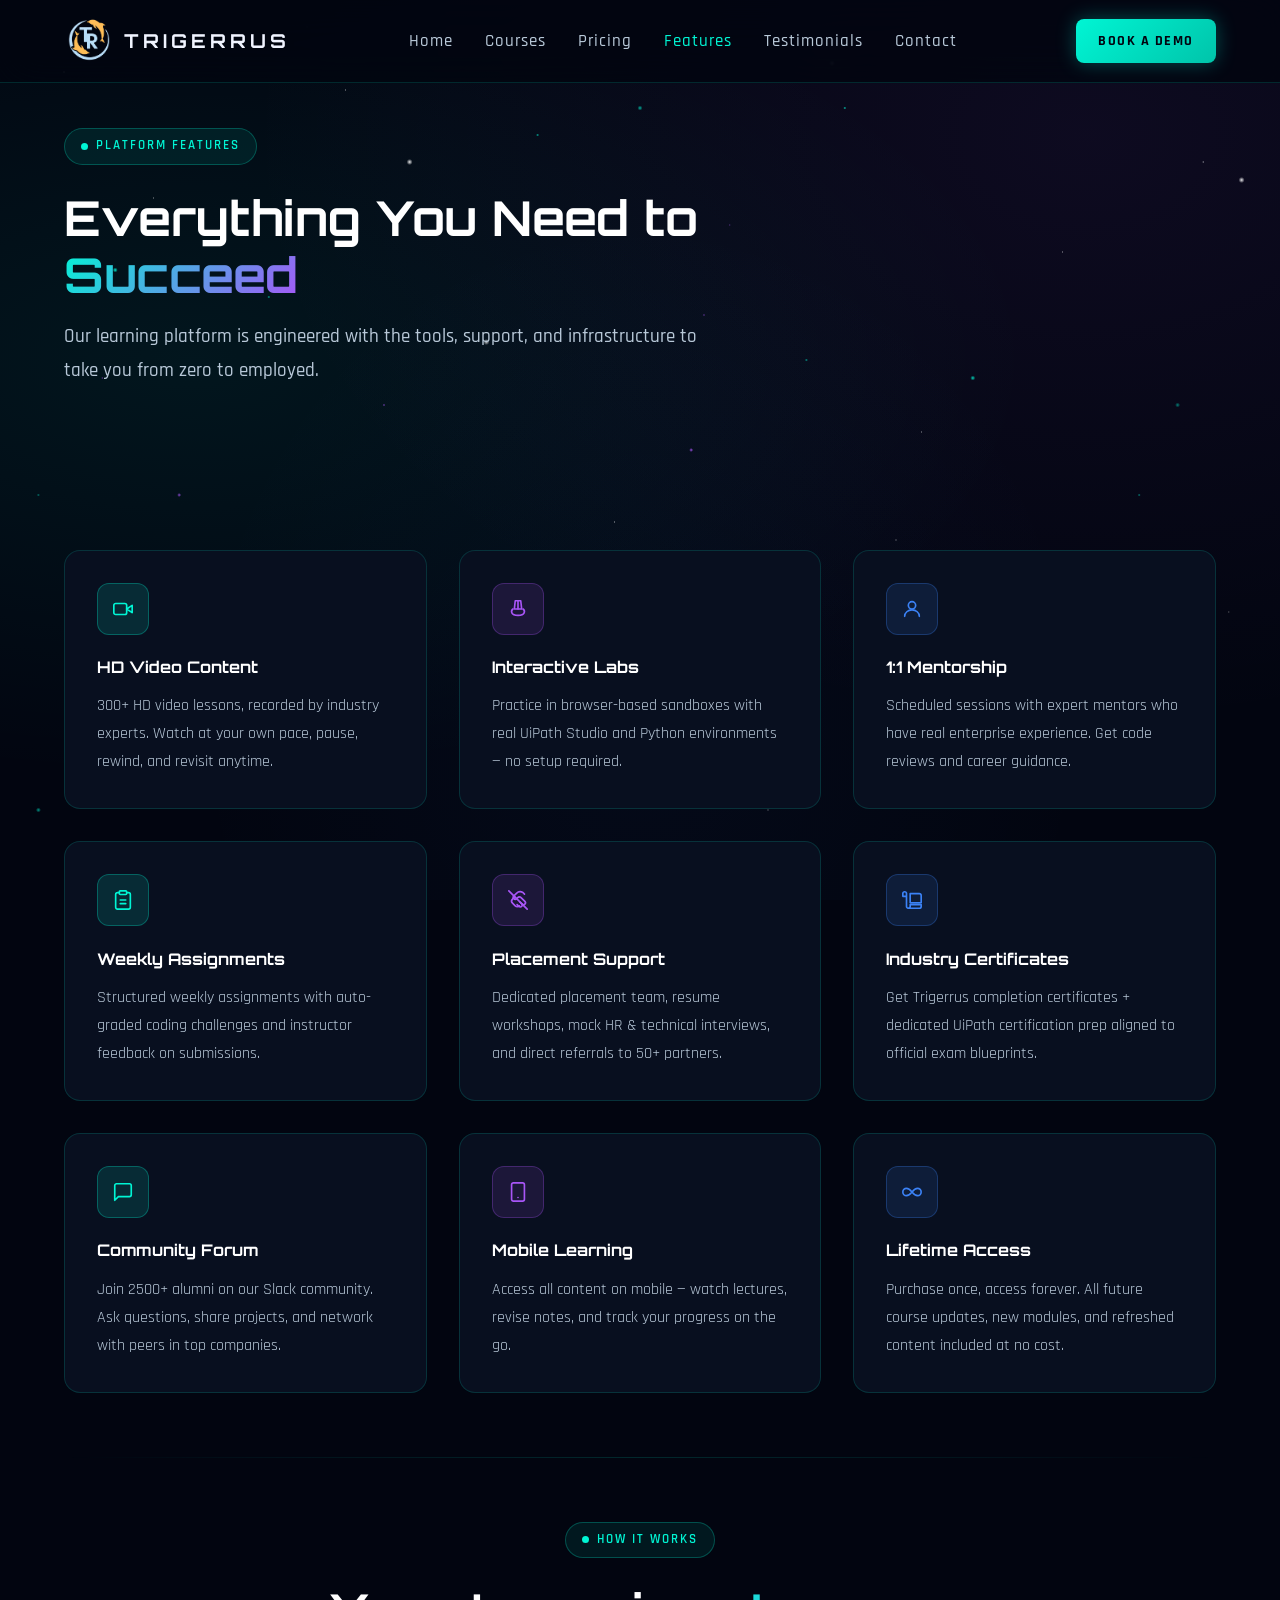
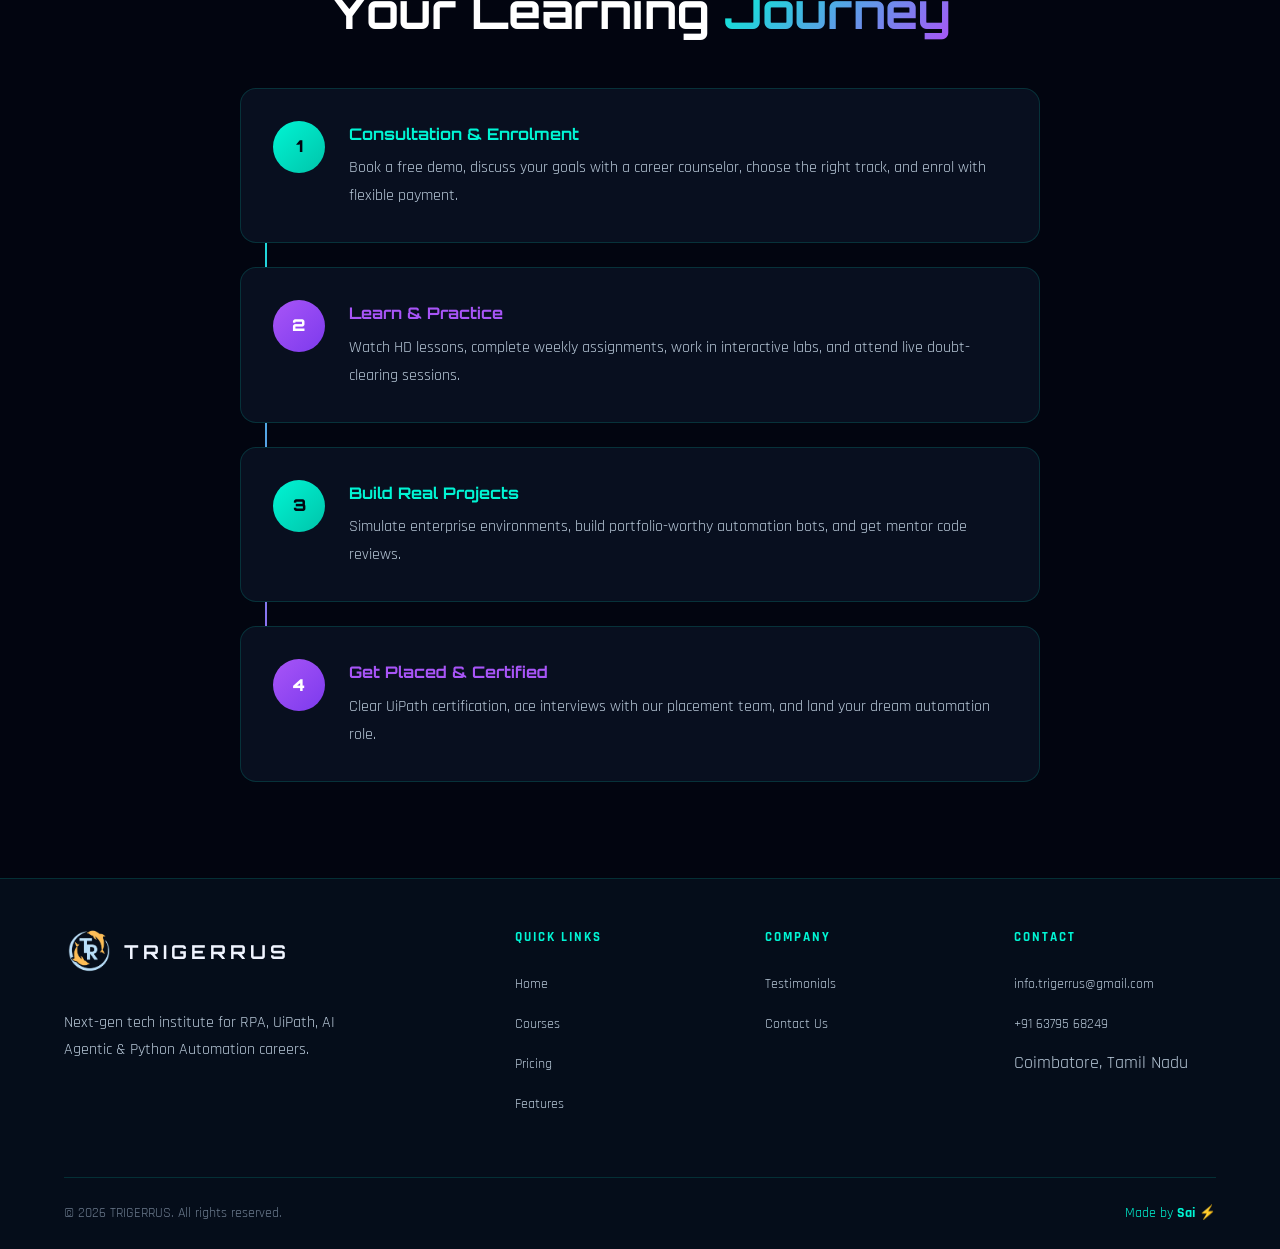
<file: pages/features.html>
<!DOCTYPE html>
<html lang="en">
<head>
  <meta charset="UTF-8" />
  <meta name="viewport" content="width=device-width, initial-scale=1.0" />
  <title>Features — TRIGERRUS</title>
  <link rel="stylesheet" href="../css/style.css" />
  <link rel="icon" type="image/png" href="../assets/logo7.png">
</head>
<body>
<div class="stars-bg"></div>

<div id="navbar-placeholder"></div>

<div class="page-hero">
  <div style="max-width:700px;">
    <div class="section-tag fade-up">PLATFORM FEATURES</div>
    <h1 class="section-title fade-up fade-up-delay-1">Everything You Need to <span class="gradient-text">Succeed</span></h1>
    <p class="section-subtitle fade-up fade-up-delay-2">Our learning platform is engineered with the tools, support, and infrastructure to take you from zero to employed.</p>
  </div>
</div>

<section>
  <div style="max-width:1200px;margin:0 auto;">
    <!-- Main Features -->
    <div class="grid-3">
      <div class="card fade-up">
        <div class="icon-box icon-box-cyan icon-cyan" data-icon="video"></div>
        <h3 style="font-family:'Orbitron',sans-serif;font-size:1rem;margin-bottom:0.7rem;">HD Video Content</h3>
        <p style="color:var(--text-secondary);font-size:1.05rem;line-height:1.7;">300+ HD video lessons, recorded by industry experts. Watch at your own pace, pause, rewind, and revisit anytime.</p>
      </div>
      <div class="card fade-up fade-up-delay-1">
        <div class="icon-box icon-box-purple icon-purple" data-icon="flask"></div>
        <h3 style="font-family:'Orbitron',sans-serif;font-size:1rem;margin-bottom:0.7rem;">Interactive Labs</h3>
        <p style="color:var(--text-secondary);font-size:1.05rem;line-height:1.7;">Practice in browser-based sandboxes with real UiPath Studio and Python environments — no setup required.</p>
      </div>
      <div class="card fade-up fade-up-delay-2">
        <div class="icon-box icon-box-blue icon-blue" data-icon="user"></div>
        <h3 style="font-family:'Orbitron',sans-serif;font-size:1rem;margin-bottom:0.7rem;">1:1 Mentorship</h3>
        <p style="color:var(--text-secondary);font-size:1.05rem;line-height:1.7;">Scheduled sessions with expert mentors who have real enterprise experience. Get code reviews and career guidance.</p>
      </div>
      <div class="card fade-up">
        <div class="icon-box icon-box-cyan icon-cyan" data-icon="clipboard"></div>
        <h3 style="font-family:'Orbitron',sans-serif;font-size:1rem;margin-bottom:0.7rem;">Weekly Assignments</h3>
        <p style="color:var(--text-secondary);font-size:1.05rem;line-height:1.7;">Structured weekly assignments with auto-graded coding challenges and instructor feedback on submissions.</p>
      </div>
      <div class="card fade-up fade-up-delay-1">
        <div class="icon-box icon-box-purple icon-purple" data-icon="handshake"></div>
        <h3 style="font-family:'Orbitron',sans-serif;font-size:1rem;margin-bottom:0.7rem;">Placement Support</h3>
        <p style="color:var(--text-secondary);font-size:1.05rem;line-height:1.7;">Dedicated placement team, resume workshops, mock HR & technical interviews, and direct referrals to 50+ partners.</p>
      </div>
      <div class="card fade-up fade-up-delay-2">
        <div class="icon-box icon-box-blue icon-blue" data-icon="scroll"></div>
        <h3 style="font-family:'Orbitron',sans-serif;font-size:1rem;margin-bottom:0.7rem;">Industry Certificates</h3>
        <p style="color:var(--text-secondary);font-size:1.05rem;line-height:1.7;">Get Trigerrus completion certificates + dedicated UiPath certification prep aligned to official exam blueprints.</p>
      </div>
      <div class="card fade-up">
        <div class="icon-box icon-box-cyan icon-cyan" data-icon="messagecirc"></div>
        <h3 style="font-family:'Orbitron',sans-serif;font-size:1rem;margin-bottom:0.7rem;">Community Forum</h3>
        <p style="color:var(--text-secondary);font-size:1.05rem;line-height:1.7;">Join 2500+ alumni on our Slack community. Ask questions, share projects, and network with peers in top companies.</p>
      </div>
      <div class="card fade-up fade-up-delay-1">
        <div class="icon-box icon-box-purple icon-purple" data-icon="smartphone"></div>
        <h3 style="font-family:'Orbitron',sans-serif;font-size:1rem;margin-bottom:0.7rem;">Mobile Learning</h3>
        <p style="color:var(--text-secondary);font-size:1.05rem;line-height:1.7;">Access all content on mobile — watch lectures, revise notes, and track your progress on the go.</p>
      </div>
      <div class="card fade-up fade-up-delay-2">
        <div class="icon-box icon-box-blue icon-blue" data-icon="infinity"></div>
        <h3 style="font-family:'Orbitron',sans-serif;font-size:1rem;margin-bottom:0.7rem;">Lifetime Access</h3>
        <p style="color:var(--text-secondary);font-size:1.05rem;line-height:1.7;">Purchase once, access forever. All future course updates, new modules, and refreshed content included at no cost.</p>
      </div>
    </div>

    <div class="divider"></div>

    <!-- Learning Path -->
    <div style="text-align:center;margin-bottom:3rem;">
      <div class="section-tag fade-up">HOW IT WORKS</div>
      <h2 class="section-title fade-up fade-up-delay-1">Your Learning <span class="gradient-text">Journey</span></h2>
    </div>

    <div style="max-width:800px;margin:0 auto;">
      <div style="display:flex;flex-direction:column;gap:0;position:relative;">
        <div style="position:absolute;left:25px;top:50px;bottom:50px;width:2px;background:linear-gradient(180deg,var(--cyan),var(--purple));z-index:0;"></div>
        
        <div class="card fade-up" style="display:flex;gap:1.5rem;align-items:flex-start;margin-bottom:1.5rem;position:relative;z-index:1;">
          <div style="width:52px;height:52px;border-radius:50%;background:var(--gradient-cyan);display:flex;align-items:center;justify-content:center;font-family:'Orbitron',sans-serif;font-weight:900;color:var(--bg-primary);flex-shrink:0;">1</div>
          <div>
            <h3 style="font-family:'Orbitron',sans-serif;font-size:1rem;margin-bottom:0.4rem;color:var(--cyan);">Consultation & Enrolment</h3>
            <p style="color:var(--text-secondary);font-size:1.05rem;line-height:1.7;">Book a free demo, discuss your goals with a career counselor, choose the right track, and enrol with flexible payment.</p>
          </div>
        </div>
        <div class="card fade-up fade-up-delay-1" style="display:flex;gap:1.5rem;align-items:flex-start;margin-bottom:1.5rem;position:relative;z-index:1;">
          <div style="width:52px;height:52px;border-radius:50%;background:var(--gradient-purple);display:flex;align-items:center;justify-content:center;font-family:'Orbitron',sans-serif;font-weight:900;color:#fff;flex-shrink:0;">2</div>
          <div>
            <h3 style="font-family:'Orbitron',sans-serif;font-size:1rem;margin-bottom:0.4rem;color:var(--purple);">Learn & Practice</h3>
            <p style="color:var(--text-secondary);font-size:1.05rem;line-height:1.7;">Watch HD lessons, complete weekly assignments, work in interactive labs, and attend live doubt-clearing sessions.</p>
          </div>
        </div>
        <div class="card fade-up fade-up-delay-2" style="display:flex;gap:1.5rem;align-items:flex-start;margin-bottom:1.5rem;position:relative;z-index:1;">
          <div style="width:52px;height:52px;border-radius:50%;background:var(--gradient-cyan);display:flex;align-items:center;justify-content:center;font-family:'Orbitron',sans-serif;font-weight:900;color:var(--bg-primary);flex-shrink:0;">3</div>
          <div>
            <h3 style="font-family:'Orbitron',sans-serif;font-size:1rem;margin-bottom:0.4rem;color:var(--cyan);">Build Real Projects</h3>
            <p style="color:var(--text-secondary);font-size:1.05rem;line-height:1.7;">Simulate enterprise environments, build portfolio-worthy automation bots, and get mentor code reviews.</p>
          </div>
        </div>
        <div class="card fade-up fade-up-delay-3" style="display:flex;gap:1.5rem;align-items:flex-start;position:relative;z-index:1;">
          <div style="width:52px;height:52px;border-radius:50%;background:var(--gradient-purple);display:flex;align-items:center;justify-content:center;font-family:'Orbitron',sans-serif;font-weight:900;color:#fff;flex-shrink:0;">4</div>
          <div>
            <h3 style="font-family:'Orbitron',sans-serif;font-size:1rem;margin-bottom:0.4rem;color:var(--purple);">Get Placed & Certified</h3>
            <p style="color:var(--text-secondary);font-size:1.05rem;line-height:1.7;">Clear UiPath certification, ace interviews with our placement team, and land your dream automation role.</p>
          </div>
        </div>
      </div>
    </div>
  </div>
</section>

<div id="footer-placeholder"></div>

<script src="../js/icons.js"></script>
<script src="../js/nav-footer.js"></script>
<script src="../js/main.js"></script>
</body>
</html>
</file>
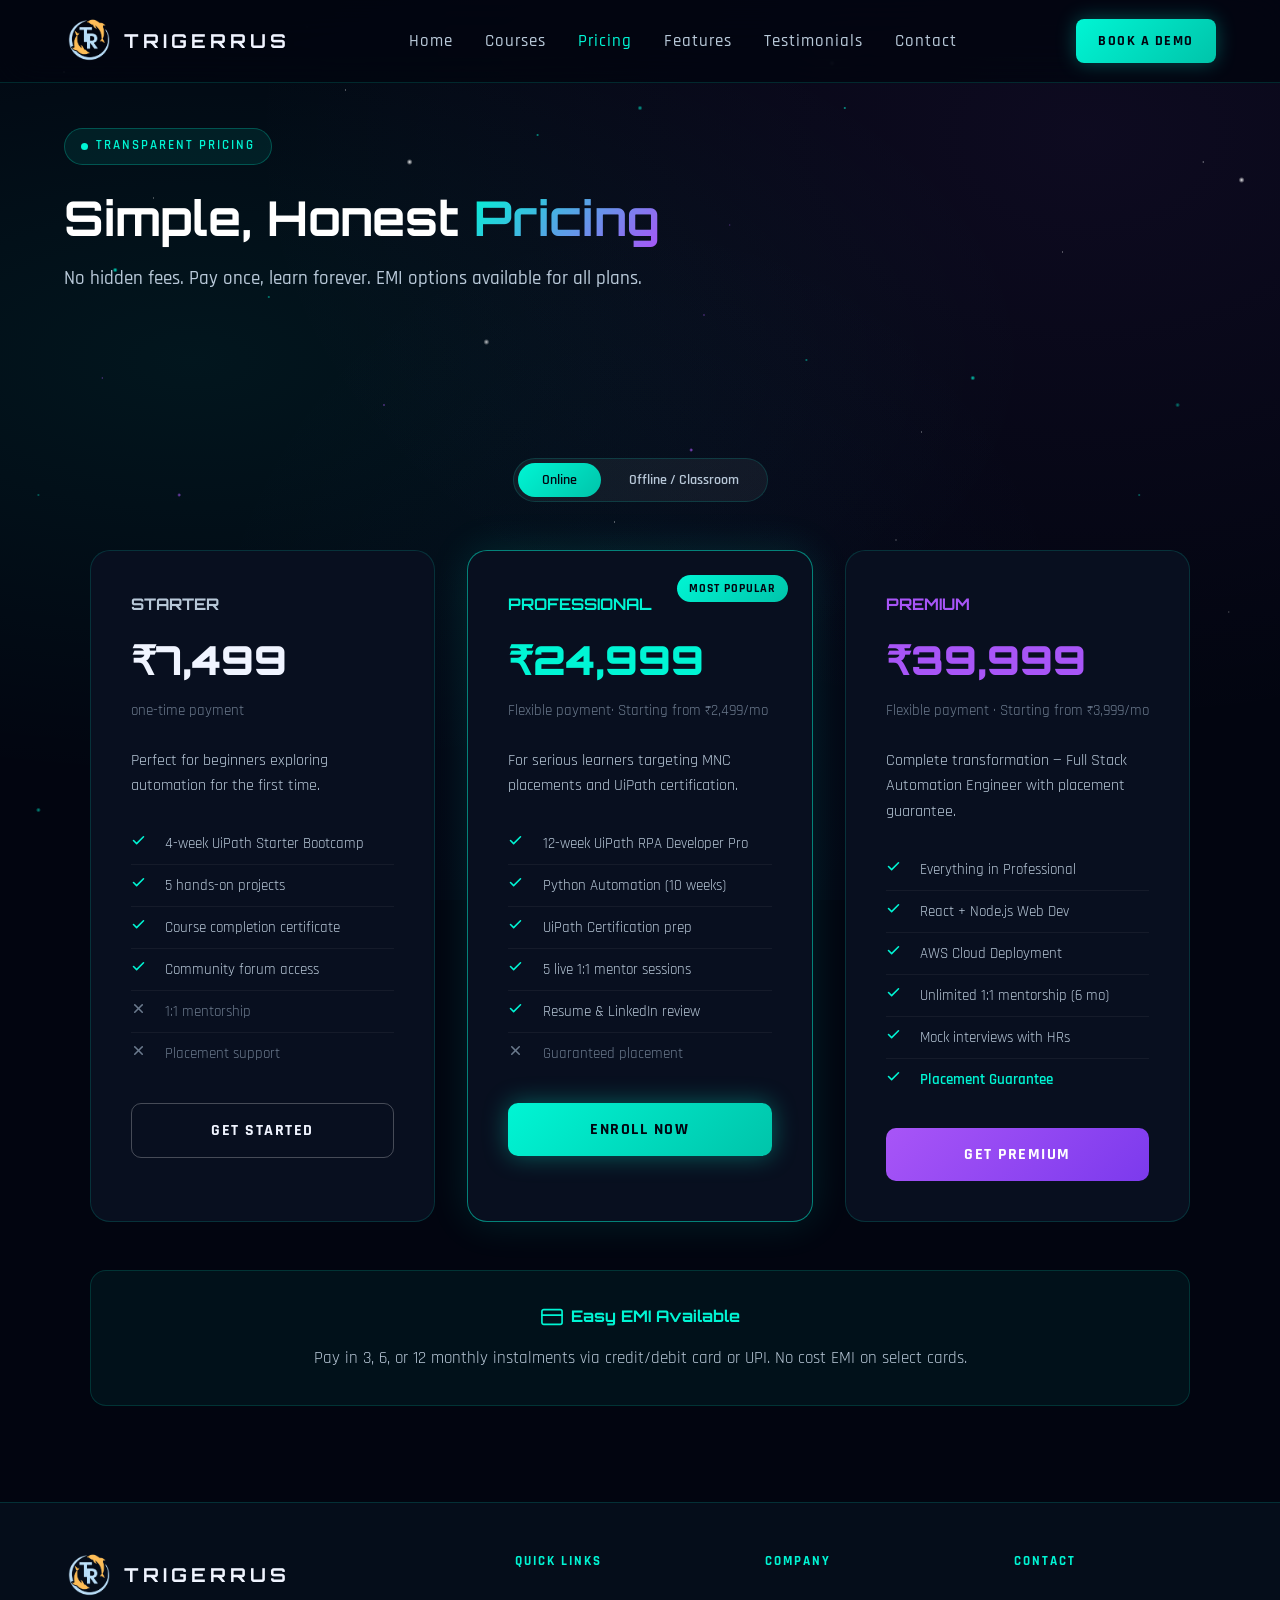
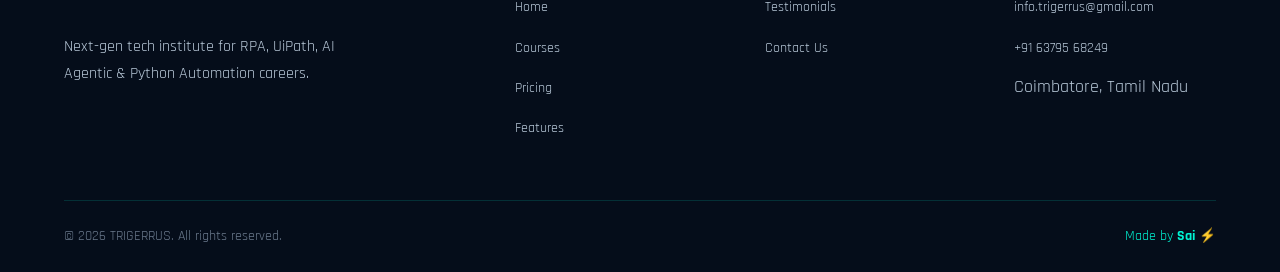
<file: pages/pricing.html>
<!DOCTYPE html>
<html lang="en">
<head>
  <meta charset="UTF-8" />
  <meta name="viewport" content="width=device-width, initial-scale=1.0" />
  <title>Pricing — TRIGERRUS</title>
  <link rel="stylesheet" href="../css/style.css" />
  <link rel="icon" type="image/png" href="../assets/logo7.png">
</head>
<body>
<div class="stars-bg"></div>

<div id="navbar-placeholder"></div>

<div class="page-hero">
  <div style="max-width:700px;">
    <div class="section-tag fade-up">TRANSPARENT PRICING</div>
    <h1 class="section-title fade-up fade-up-delay-1">Simple, Honest <span class="gradient-text">Pricing</span></h1>
    <p class="section-subtitle fade-up fade-up-delay-2">No hidden fees. Pay once, learn forever. EMI options available for all plans.</p>
  </div>
</div>

<section>
  <div style="max-width:1100px;margin:0 auto;">
    <!-- Toggle -->
    <div class="text-center" style="margin-bottom:3rem;">
      <div style="display:inline-flex;background:rgba(255,255,255,0.05);border:1px solid var(--border);border-radius:50px;padding:4px;gap:4px;">
        <button class="toggle-btn active" id="btnOnline" onclick="toggleMode('online')">Online</button>
        <button class="toggle-btn" id="btnOffline" onclick="toggleMode('offline')">Offline / Classroom</button>
      </div>
    </div>

    <style>
    .toggle-btn {
      padding: 0.5rem 1.5rem;
      border-radius: 50px;
      border: none;
      background: transparent;
      color: var(--text-secondary);
      font-family: 'Rajdhani', sans-serif;
      font-weight: 600;
      font-size: 0.9rem;
      cursor: pointer;
      transition: all 0.3s;
    }
    .toggle-btn.active {
      background: var(--gradient-cyan);
      color: var(--bg-primary);
    }
    .price-card {
      background: var(--bg-card);
      border: 1px solid var(--border);
      border-radius: 20px;
      padding: 2.5rem;
      transition: all 0.4s ease;
      position: relative;
      overflow: hidden;
    }
    .price-card:hover { transform: translateY(-8px); box-shadow: var(--glow-cyan); border-color: var(--border-hover); }
    .price-card.popular {
      border-color: rgba(0,245,212,0.5);
      box-shadow: 0 0 40px rgba(0,245,212,0.12);
    }
    .popular-tag {
      position: absolute;
      top: 1.5rem;
      right: 1.5rem;
      background: var(--gradient-cyan);
      color: var(--bg-primary);
      padding: 0.25rem 0.75rem;
      border-radius: 50px;
      font-size: 0.72rem;
      font-weight: 700;
      letter-spacing: 1px;
    }
    .check-item {
      display: flex;
      align-items: flex-start;
      gap: 0.7rem;
      padding: 0.5rem 0;
      border-bottom: 1px solid rgba(255,255,255,0.05);
      font-size: 0.92rem;
      color: var(--text-secondary);
    }
    .check-item:last-child { border-bottom: none; }
    .check-icon { color: var(--cyan); flex-shrink: 0; margin-top: 2px; }
    .cross-icon { color: var(--text-muted); flex-shrink: 0; margin-top: 2px; }
    </style>

    <div class="grid-3">
      <!-- Starter -->
      <div class="price-card fade-up">
        <h3 style="font-family:'Orbitron',sans-serif;font-size:1rem;margin-bottom:0.5rem;color:var(--text-secondary);">STARTER</h3>
        <div style="margin-bottom:1.5rem;">
          <span class="online-price" style="font-family:'Orbitron',sans-serif;font-size:2.5rem;font-weight:900;color:var(--text-primary);">₹7,499</span>
          <span class="offline-price" style="font-family:'Orbitron',sans-serif;font-size:2.5rem;font-weight:900;color:var(--text-primary);display:none;">₹12,999</span>
          <span style="color:var(--text-muted);font-size:0.95rem;display:block;margin-top:0.25rem;">one-time payment</span>
        </div>
        <p style="color:var(--text-secondary);font-size:1rem;margin-bottom:1.5rem;line-height:1.6;">Perfect for beginners exploring automation for the first time.</p>
        <div style="margin-bottom:1.8rem;">
          <div class="check-item"><span class="check-icon-svg" data-icon="check"></span><span>4-week UiPath Starter Bootcamp</span></div>
          <div class="check-item"><span class="check-icon-svg" data-icon="check"></span><span>5 hands-on projects</span></div>
          <div class="check-item"><span class="check-icon-svg" data-icon="check"></span><span>Course completion certificate</span></div>
          <div class="check-item"><span class="check-icon-svg" data-icon="check"></span><span>Community forum access</span></div>
          <div class="check-item"><span class="cross-icon-svg" data-icon="x"></span><span style="color:var(--text-muted);">1:1 mentorship</span></div>
          <div class="check-item"><span class="cross-icon-svg" data-icon="x"></span><span style="color:var(--text-muted);">Placement support</span></div>
        </div>
        <a href="contact.html" class="btn btn-secondary" style="width:100%;justify-content:center;">Get Started</a>
      </div>

      <!-- Professional -->
      <div class="price-card popular fade-up fade-up-delay-1">
        <span class="popular-tag">MOST POPULAR</span>
        <h3 style="font-family:'Orbitron',sans-serif;font-size:1rem;margin-bottom:0.5rem;color:var(--cyan);">PROFESSIONAL</h3>
        <div style="margin-bottom:1.5rem;">
          <span class="online-price" style="font-family:'Orbitron',sans-serif;font-size:2.5rem;font-weight:900;color:var(--cyan);">₹24,999</span>
          <span class="offline-price" style="font-family:'Orbitron',sans-serif;font-size:2.5rem;font-weight:900;color:var(--cyan);display:none;">₹29,999</span>
          <span style="color:var(--text-muted);font-size:0.95rem;display:block;margin-top:0.25rem;">Flexible payment· Starting from ₹2,499/mo</span>
        </div>
        <p style="color:var(--text-secondary);font-size:1rem;margin-bottom:1.5rem;line-height:1.6;">For serious learners targeting MNC placements and UiPath certification.</p>
        <div style="margin-bottom:1.8rem;">
          <div class="check-item"><span class="check-icon-svg" data-icon="check"></span><span>12-week UiPath RPA Developer Pro</span></div>
          <div class="check-item"><span class="check-icon-svg" data-icon="check"></span><span>Python Automation (10 weeks)</span></div>
          <div class="check-item"><span class="check-icon-svg" data-icon="check"></span><span>UiPath Certification prep</span></div>
          <div class="check-item"><span class="check-icon-svg" data-icon="check"></span><span>5 live 1:1 mentor sessions</span></div>
          <div class="check-item"><span class="check-icon-svg" data-icon="check"></span><span>Resume & LinkedIn review</span></div>
          <div class="check-item"><span class="cross-icon-svg" data-icon="x"></span><span style="color:var(--text-muted);">Guaranteed placement</span></div>
        </div>
        <a href="contact.html" class="btn btn-primary" style="width:100%;justify-content:center;">Enroll Now</a>
      </div>

      <!-- Premium -->
      <div class="price-card fade-up fade-up-delay-2">
        <h3 style="font-family:'Orbitron',sans-serif;font-size:1rem;margin-bottom:0.5rem;color:var(--purple);">PREMIUM</h3>
        <div style="margin-bottom:1.5rem;">
          <span class="online-price" style="font-family:'Orbitron',sans-serif;font-size:2.5rem;font-weight:900;color:var(--purple);">₹39,999</span>
          <span class="offline-price" style="font-family:'Orbitron',sans-serif;font-size:2.5rem;font-weight:900;color:var(--purple);display:none;">₹49,999</span>
          <span style="color:var(--text-muted);font-size:0.95rem;display:block;margin-top:0.25rem;">Flexible payment · Starting from ₹3,999/mo</span>
        </div>
        <p style="color:var(--text-secondary);font-size:1rem;margin-bottom:1.5rem;line-height:1.6;">Complete transformation — Full Stack Automation Engineer with placement guarantee.</p>
        <div style="margin-bottom:1.8rem;">
          <div class="check-item"><span class="check-icon-svg" data-icon="check"></span><span>Everything in Professional</span></div>
          <div class="check-item"><span class="check-icon-svg" data-icon="check"></span><span>React + Node.js Web Dev</span></div>
          <div class="check-item"><span class="check-icon-svg" data-icon="check"></span><span>AWS Cloud Deployment</span></div>
          <div class="check-item"><span class="check-icon-svg" data-icon="check"></span><span>Unlimited 1:1 mentorship (6 mo)</span></div>
          <div class="check-item"><span class="check-icon-svg" data-icon="check"></span><span>Mock interviews with HRs</span></div>
          <div class="check-item"><span class="check-icon-svg" data-icon="check"></span><span style="color:var(--cyan);font-weight:600;">Placement Guarantee</span></div>
        </div>
        <a href="contact.html" class="btn" style="width:100%;justify-content:center;background:var(--gradient-purple);color:#fff;">Get Premium</a>
      </div>
    </div>

    <!-- EMI Note -->
    <div style="text-align:center;margin-top:3rem;padding:2rem;background:rgba(0,245,212,0.05);border:1px solid var(--border);border-radius:16px;" class="fade-up">
      <h3 style="font-family:'Orbitron',sans-serif;font-size:1rem;color:var(--cyan);margin-bottom:0.5rem;"><span style="display:inline-flex;align-items:center;gap:0.5rem;"><span data-icon="creditcard" style="color:var(--cyan);"></span> Easy EMI Available</span></h3>
      <p style="color:var(--text-secondary);font-size:1.05rem;">Pay in 3, 6, or 12 monthly instalments via credit/debit card or UPI. No cost EMI on select cards.</p>
    </div>
  </div>
</section>

<div id="footer-placeholder"></div>

<script src="../js/icons.js"></script>
<script src="../js/nav-footer.js"></script>
<script src="../js/main.js"></script>
<script>
function toggleMode(mode) {
  document.getElementById('btnOnline').classList.toggle('active', mode === 'online');
  document.getElementById('btnOffline').classList.toggle('active', mode === 'offline');
  document.querySelectorAll('.online-price').forEach(el => el.style.display = mode === 'online' ? '' : 'none');
  document.querySelectorAll('.offline-price').forEach(el => el.style.display = mode === 'offline' ? '' : 'none');
}
</script>
</body>
</html>
</file>
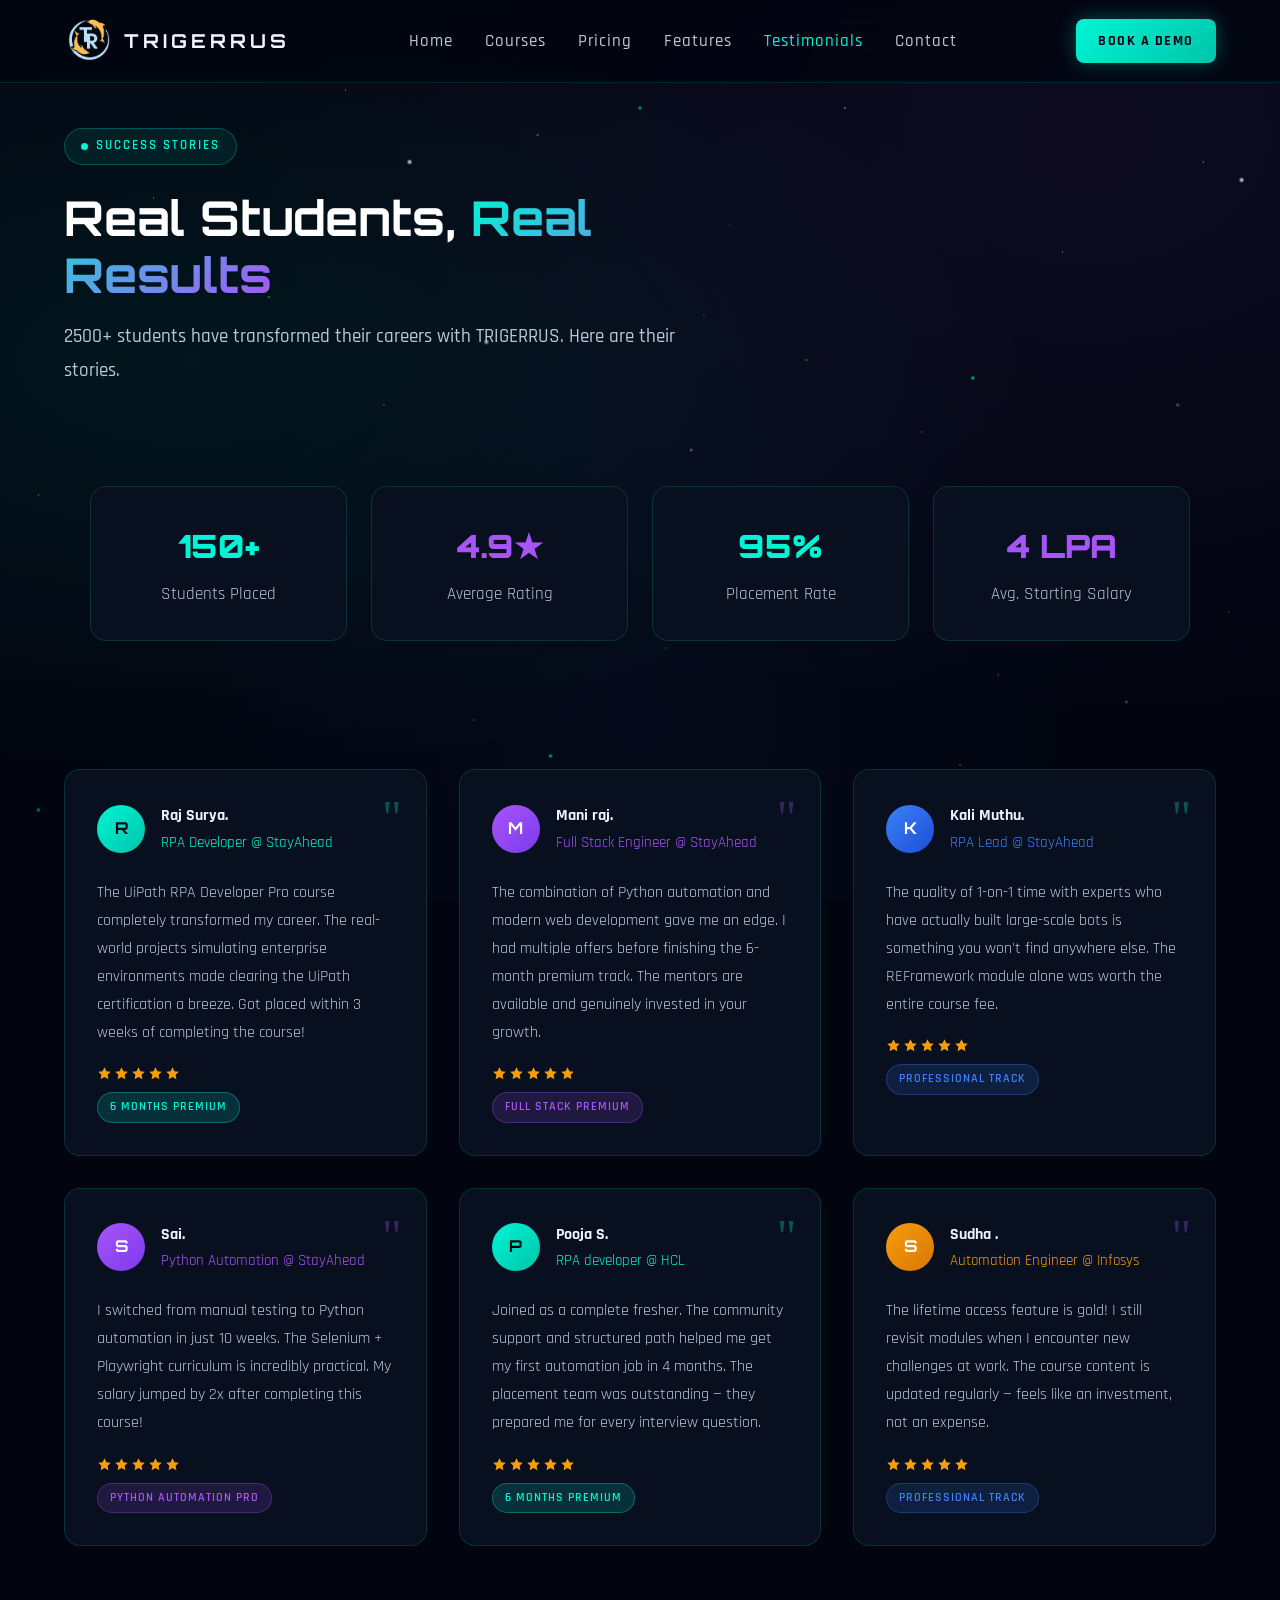
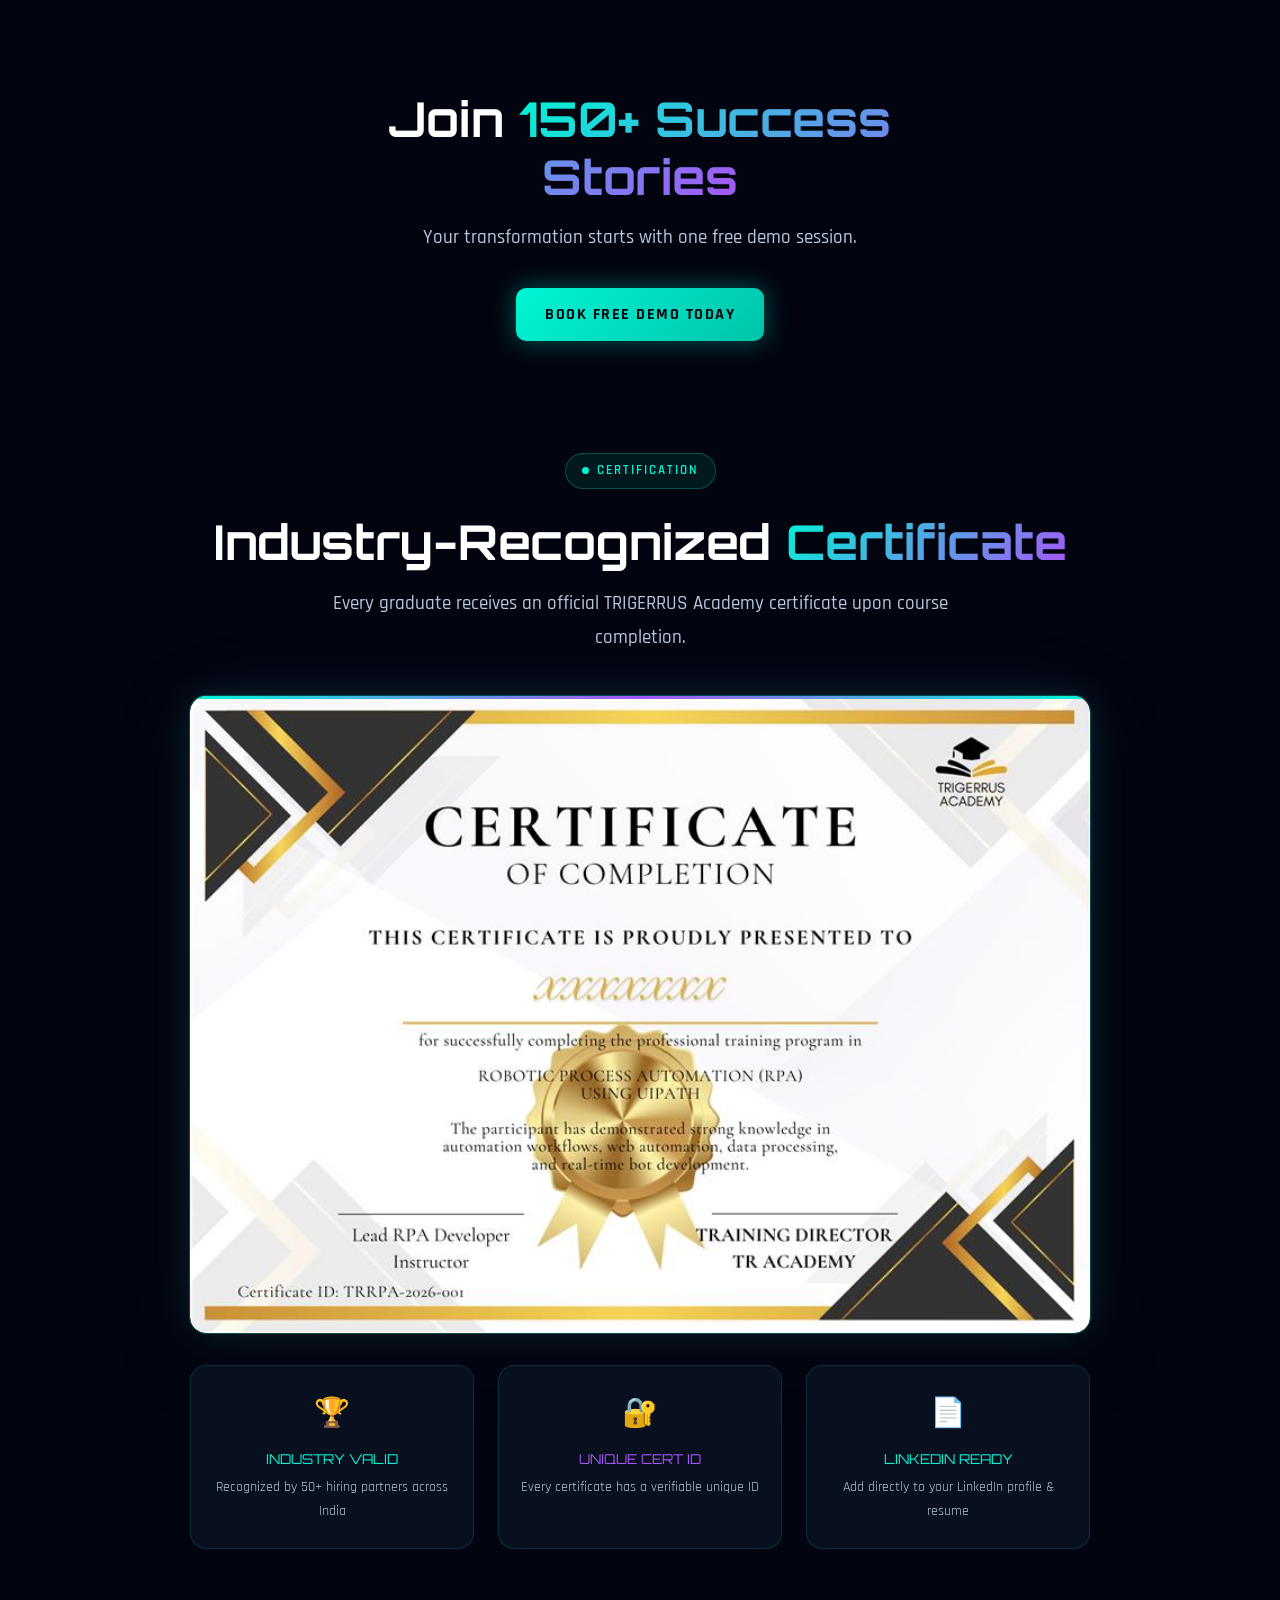
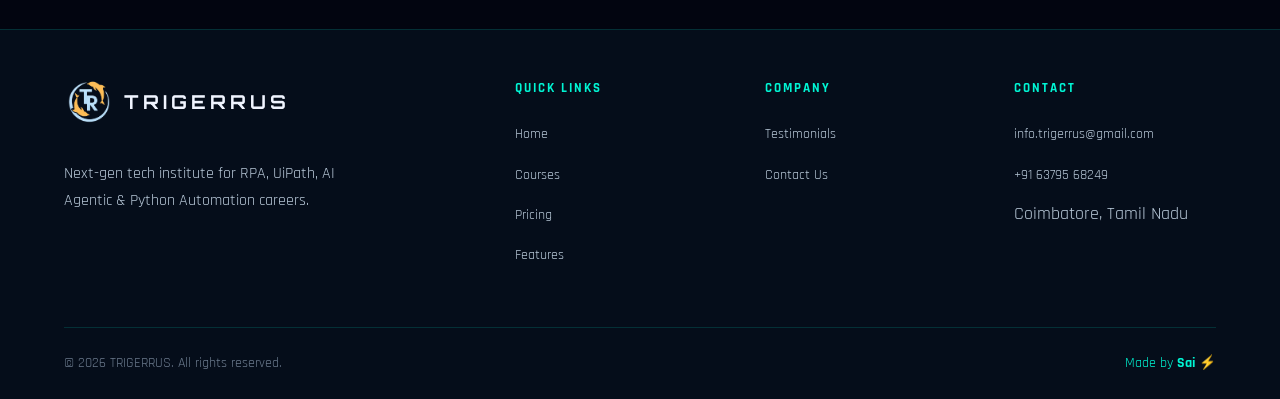
<file: pages/testimonials.html>
<!DOCTYPE html>
<html lang="en">
<head>
  <meta charset="UTF-8" />
  <meta name="viewport" content="width=device-width, initial-scale=1.0" />
  <title>Testimonials — TRIGERRUS</title>
  <link rel="stylesheet" href="../css/style.css" />
  <link rel="icon" type="image/png" href="../assets/logo7.png">
</head>
<body>
<div class="stars-bg"></div>

<div id="navbar-placeholder"></div>

<div class="page-hero">
  <div style="max-width:700px;">
    <div class="section-tag fade-up">SUCCESS STORIES</div>
    <h1 class="section-title fade-up fade-up-delay-1">Real Students, <span class="gradient-text">Real Results</span></h1>
    <p class="section-subtitle fade-up fade-up-delay-2">2500+ students have transformed their careers with TRIGERRUS. Here are their stories.</p>
  </div>
</div>

<!-- STATS BAR -->
<section style="padding:2rem 5%;">
  <div class="grid-4" style="max-width:1100px;margin:0 auto;">
    <div class="card text-center fade-up">
      <div style="font-family:'Orbitron',sans-serif;font-size:2rem;font-weight:900;color:var(--cyan);" data-count="150" data-suffix="+">0+</div>
      <div style="color:var(--text-secondary);margin-top:0.4rem;font-size:1.05rem;">Students Placed</div>
    </div>
    <div class="card text-center fade-up fade-up-delay-1">
      <div style="font-family:'Orbitron',sans-serif;font-size:2rem;font-weight:900;color:var(--purple);" data-count="4" data-suffix=".9★">0★</div>
      <div style="color:var(--text-secondary);margin-top:0.4rem;font-size:1.05rem;">Average Rating</div>
    </div>
    <div class="card text-center fade-up fade-up-delay-2">
      <div style="font-family:'Orbitron',sans-serif;font-size:2rem;font-weight:900;color:var(--cyan);" data-count="95" data-suffix="%">0%</div>
      <div style="color:var(--text-secondary);margin-top:0.4rem;font-size:1.05rem;">Placement Rate</div>
    </div>
    <div class="card text-center fade-up fade-up-delay-3">
      <div style="font-family:'Orbitron',sans-serif;font-size:2rem;font-weight:900;color:var(--purple);" data-count="4" data-suffix=" LPA">0</div>
      <div style="color:var(--text-secondary);margin-top:0.4rem;font-size:1.05rem;">Avg. Starting Salary</div>
    </div>
  </div>
</section>

<section>
  <div style="max-width:1200px;margin:0 auto;">
    <div class="grid-3">

      <div class="card fade-up" style="position:relative;">
        <div style="font-size:3rem;color:var(--cyan);opacity:0.3;position:absolute;top:1.5rem;right:1.5rem;font-family:Georgia,serif;line-height:1;">"</div>
        <div style="display:flex;align-items:center;gap:1rem;margin-bottom:1.5rem;">
          <div style="width:48px;height:48px;border-radius:50%;background:var(--gradient-cyan);display:flex;align-items:center;justify-content:center;font-family:'Orbitron',sans-serif;font-weight:700;color:var(--bg-primary);">R</div>
          <div>
            <div style="font-weight:700;">Raj Surya.</div>
            <div style="color:var(--cyan);font-size:0.92rem;">RPA Developer @ StayAhead</div>
          </div>
        </div>
        <p style="color:var(--text-secondary);font-size:1.05rem;line-height:1.8;margin-bottom:1.2rem;">The UiPath RPA Developer Pro course completely transformed my career. The real-world projects simulating enterprise environments made clearing the UiPath certification a breeze. Got placed within 3 weeks of completing the course!</p>
        <div><span class="star-rating"><span data-icon="star"></span><span data-icon="star"></span><span data-icon="star"></span><span data-icon="star"></span><span data-icon="star"></span></span></div>
        <div style="margin-top:0.7rem;"><span class="badge badge-cyan">6 Months Premium</span></div>
      </div>

      <div class="card fade-up fade-up-delay-1" style="position:relative;">
        <div style="font-size:3rem;color:var(--purple);opacity:0.3;position:absolute;top:1.5rem;right:1.5rem;font-family:Georgia,serif;line-height:1;">"</div>
        <div style="display:flex;align-items:center;gap:1rem;margin-bottom:1.5rem;">
          <div style="width:48px;height:48px;border-radius:50%;background:var(--gradient-purple);display:flex;align-items:center;justify-content:center;font-family:'Orbitron',sans-serif;font-weight:700;color:#fff;">M</div>
          <div>
            <div style="font-weight:700;">Mani raj.</div>
            <div style="color:var(--purple);font-size:0.92rem;">Full Stack Engineer @ StayAhead</div>
          </div>
        </div>
        <p style="color:var(--text-secondary);font-size:1.05rem;line-height:1.8;margin-bottom:1.2rem;">The combination of Python automation and modern web development gave me an edge. I had multiple offers before finishing the 6-month premium track. The mentors are available and genuinely invested in your growth.</p>
        <div><span class="star-rating"><span data-icon="star"></span><span data-icon="star"></span><span data-icon="star"></span><span data-icon="star"></span><span data-icon="star"></span></span></div>
        <div style="margin-top:0.7rem;"><span class="badge badge-purple">Full Stack Premium</span></div>
      </div>

      <div class="card fade-up fade-up-delay-2" style="position:relative;">
        <div style="font-size:3rem;color:var(--cyan);opacity:0.3;position:absolute;top:1.5rem;right:1.5rem;font-family:Georgia,serif;line-height:1;">"</div>
        <div style="display:flex;align-items:center;gap:1rem;margin-bottom:1.5rem;">
          <div style="width:48px;height:48px;border-radius:50%;background:linear-gradient(135deg,#3b82f6,#1d4ed8);display:flex;align-items:center;justify-content:center;font-family:'Orbitron',sans-serif;font-weight:700;color:#fff;">K</div>
          <div>
            <div style="font-weight:700;">Kali Muthu.</div>
            <div style="color:var(--blue);font-size:0.92rem;">RPA Lead @ StayAhead</div>
          </div>
        </div>
        <p style="color:var(--text-secondary);font-size:1.05rem;line-height:1.8;margin-bottom:1.2rem;">The quality of 1-on-1 time with experts who have actually built large-scale bots is something you won't find anywhere else. The REFramework module alone was worth the entire course fee.</p>
        <div><span class="star-rating"><span data-icon="star"></span><span data-icon="star"></span><span data-icon="star"></span><span data-icon="star"></span><span data-icon="star"></span></span></div>
        <div style="margin-top:0.7rem;"><span class="badge badge-blue">Professional Track</span></div>
      </div>

      <div class="card fade-up" style="position:relative;">
        <div style="font-size:3rem;color:var(--purple);opacity:0.3;position:absolute;top:1.5rem;right:1.5rem;font-family:Georgia,serif;line-height:1;">"</div>
        <div style="display:flex;align-items:center;gap:1rem;margin-bottom:1.5rem;">
          <div style="width:48px;height:48px;border-radius:50%;background:var(--gradient-purple);display:flex;align-items:center;justify-content:center;font-family:'Orbitron',sans-serif;font-weight:700;color:#fff;">S</div>
          <div>
            <div style="font-weight:700;">Sai.</div>
            <div style="color:var(--purple);font-size:0.92rem;">Python Automation @ StayAhead</div>
          </div>
        </div>
        <p style="color:var(--text-secondary);font-size:1.05rem;line-height:1.8;margin-bottom:1.2rem;">I switched from manual testing to Python automation in just 10 weeks. The Selenium + Playwright curriculum is incredibly practical. My salary jumped by 2x after completing this course!</p>
        <div><span class="star-rating"><span data-icon="star"></span><span data-icon="star"></span><span data-icon="star"></span><span data-icon="star"></span><span data-icon="star"></span></span></div>
        <div style="margin-top:0.7rem;"><span class="badge badge-purple">Python Automation Pro</span></div>
      </div>

      <div class="card fade-up fade-up-delay-1" style="position:relative;">
        <div style="font-size:3rem;color:var(--cyan);opacity:0.3;position:absolute;top:1.5rem;right:1.5rem;font-family:Georgia,serif;line-height:1;">"</div>
        <div style="display:flex;align-items:center;gap:1rem;margin-bottom:1.5rem;">
          <div style="width:48px;height:48px;border-radius:50%;background:var(--gradient-cyan);display:flex;align-items:center;justify-content:center;font-family:'Orbitron',sans-serif;font-weight:700;color:var(--bg-primary);">P</div>
          <div>
            <div style="font-weight:700;">Pooja S.</div>
            <div style="color:var(--cyan);font-size:0.92rem;">RPA developer @ HCL</div>
          </div>
        </div>
        <p style="color:var(--text-secondary);font-size:1.05rem;line-height:1.8;margin-bottom:1.2rem;">Joined as a complete fresher. The community support and structured path helped me get my first automation job in 4 months. The placement team was outstanding — they prepared me for every interview question.</p>
        <div><span class="star-rating"><span data-icon="star"></span><span data-icon="star"></span><span data-icon="star"></span><span data-icon="star"></span><span data-icon="star"></span></span></div>
        <div style="margin-top:0.7rem;"><span class="badge badge-cyan">6 Months Premium</span></div>
      </div>

      <div class="card fade-up fade-up-delay-2" style="position:relative;">
        <div style="font-size:3rem;color:var(--purple);opacity:0.3;position:absolute;top:1.5rem;right:1.5rem;font-family:Georgia,serif;line-height:1;">"</div>
        <div style="display:flex;align-items:center;gap:1rem;margin-bottom:1.5rem;">
          <div style="width:48px;height:48px;border-radius:50%;background:linear-gradient(135deg,#f59e0b,#d97706);display:flex;align-items:center;justify-content:center;font-family:'Orbitron',sans-serif;font-weight:700;color:#fff;">S</div>
          <div>
            <div style="font-weight:700;">Sudha .</div>
            <div style="color:#f59e0b;font-size:0.92rem;">Automation Engineer @ Infosys</div>
          </div>
        </div>
        <p style="color:var(--text-secondary);font-size:1.05rem;line-height:1.8;margin-bottom:1.2rem;">The lifetime access feature is gold! I still revisit modules when I encounter new challenges at work. The course content is updated regularly — feels like an investment, not an expense.</p>
        <div><span class="star-rating"><span data-icon="star"></span><span data-icon="star"></span><span data-icon="star"></span><span data-icon="star"></span><span data-icon="star"></span></span></div>
        <div style="margin-top:0.7rem;"><span class="badge badge-blue">Professional Track</span></div>
      </div>

    </div>
  </div>
</section>

<!-- CTA -->
<section style="text-align:center;padding:3rem 5% 5rem;">
  <div style="max-width:600px;margin:0 auto;">
    <h2 class="section-title fade-up">Join <span class="gradient-text">150+ Success Stories</span></h2>
    <p class="section-subtitle fade-up fade-up-delay-1" style="margin:1rem auto 2rem;">Your transformation starts with one free demo session.</p>
    <div class="fade-up fade-up-delay-2">
      <a href="contact.html" class="btn btn-primary">BOOK FREE DEMO TODAY</a>
    </div>
  </div>
</section>

<!-- CERTIFICATE SECTION -->
<section style="padding:2rem 5% 5rem;position:relative;z-index:2;">
  <div style="max-width:900px;margin:0 auto;">
    <div class="text-center" style="margin-bottom:2.5rem;">
      <div class="section-tag fade-up">CERTIFICATION</div>
      <h2 class="section-title fade-up fade-up-delay-1">Industry-Recognized <span class="gradient-text">Certificate</span></h2>
      <p class="section-subtitle fade-up fade-up-delay-2">Every graduate receives an official TRIGERRUS Academy certificate upon course completion.</p>
    </div>

    <!-- Certificate image with glow frame -->
    <div class="fade-up fade-up-delay-2" style="
      position:relative;
      border-radius:16px;
      overflow:hidden;
      box-shadow:
        0 0 0 1px rgba(0,245,212,0.25),
        0 0 40px rgba(0,245,212,0.12),
        0 0 80px rgba(168,85,247,0.08),
        0 20px 60px rgba(0,0,0,0.5);
      transition:transform 0.4s ease, box-shadow 0.4s ease;
    "
    onmouseover="this.style.transform='scale(1.02)';this.style.boxShadow='0 0 0 1px rgba(0,245,212,0.5),0 0 60px rgba(0,245,212,0.25),0 0 100px rgba(168,85,247,0.15),0 30px 80px rgba(0,0,0,0.5)';"
    onmouseout="this.style.transform='scale(1)';this.style.boxShadow='0 0 0 1px rgba(0,245,212,0.25),0 0 40px rgba(0,245,212,0.12),0 0 80px rgba(168,85,247,0.08),0 20px 60px rgba(0,0,0,0.5)';">
      <img src="../assets/TR_Certificates.png" alt="TRIGERRUS Certificate of Completion"
        style="width:100%;height:auto;display:block;border-radius:16px;">
      <!-- Cyan top bar -->
      <div style="position:absolute;top:0;left:0;right:0;height:3px;background:linear-gradient(90deg,var(--cyan),var(--purple),var(--cyan));"></div>
    </div>

    <!-- 3 highlights below certificate -->
    <div style="display:grid;grid-template-columns:repeat(3,1fr);gap:1.5rem;margin-top:2rem;">
      <div class="card fade-up" style="text-align:center;padding:1.5rem 1rem;">
        <div style="font-size:1.8rem;margin-bottom:0.5rem;">🏆</div>
        <div style="font-family:'Orbitron',sans-serif;font-size:0.85rem;color:var(--cyan);margin-bottom:0.3rem;">INDUSTRY VALID</div>
        <div style="color:var(--text-secondary);font-size:0.9rem;">Recognized by 50+ hiring partners across India</div>
      </div>
      <div class="card fade-up fade-up-delay-1" style="text-align:center;padding:1.5rem 1rem;">
        <div style="font-size:1.8rem;margin-bottom:0.5rem;">🔐</div>
        <div style="font-family:'Orbitron',sans-serif;font-size:0.85rem;color:var(--purple);margin-bottom:0.3rem;">UNIQUE CERT ID</div>
        <div style="color:var(--text-secondary);font-size:0.9rem;">Every certificate has a verifiable unique ID</div>
      </div>
      <div class="card fade-up fade-up-delay-2" style="text-align:center;padding:1.5rem 1rem;">
        <div style="font-size:1.8rem;margin-bottom:0.5rem;">📄</div>
        <div style="font-family:'Orbitron',sans-serif;font-size:0.85rem;color:var(--cyan);margin-bottom:0.3rem;">LINKEDIN READY</div>
        <div style="color:var(--text-secondary);font-size:0.9rem;">Add directly to your LinkedIn profile & resume</div>
      </div>
    </div>
  </div>
</section>

<div id="footer-placeholder"></div>

<script src="../js/icons.js"></script>
<script src="../js/nav-footer.js"></script>
<script src="../js/main.js"></script>
</body>
</html>
</file>
<file: css/style.css>
@import url('https://fonts.googleapis.com/css2?family=Orbitron:wght@400;600;700;900&family=Rajdhani:wght@300;400;500;600;700&family=Inter:wght@300;400;500;600&display=swap');

:root {
  --bg-primary: #020510;
  --bg-secondary: #050d1a;
  --bg-card: #080f1f;
  --bg-card-hover: #0d1730;
  --cyan: #00f5d4;
  --cyan-dim: #00c4aa;
  --purple: #a855f7;
  --purple-dim: #7c3aed;
  --blue: #3b82f6;
  --text-primary: #f0f4ff;
  --text-secondary: #b8c8d8;
  --text-muted: #6b7a8d;
  --border: rgba(0, 245, 212, 0.15);
  --border-hover: rgba(0, 245, 212, 0.4);
  --glow-cyan: 0 0 30px rgba(0, 245, 212, 0.3);
  --glow-purple: 0 0 30px rgba(168, 85, 247, 0.3);
  --gradient-hero: linear-gradient(135deg, #020510 0%, #050d1a 50%, #080518 100%);
  --gradient-cyan: linear-gradient(135deg, #00f5d4, #00c4aa);
  --gradient-purple: linear-gradient(135deg, #a855f7, #7c3aed);
  --gradient-text: linear-gradient(135deg, #00f5d4 0%, #a855f7 100%);
}

*, *::before, *::after { margin: 0; padding: 0; box-sizing: border-box; }

html { scroll-behavior: smooth; }

body {
  background: var(--bg-primary);
  color: var(--text-primary);
  font-family: 'Rajdhani', sans-serif;
  font-size: 18px;
  line-height: 1.7;
  overflow-x: hidden;
}

/* GLOBAL FONT BOOSTS */
p, li, span, div { font-size: inherit; }
.section-subtitle { font-size: 1.2rem !important; line-height: 1.8 !important; }
.card p { font-size: 1rem !important; line-height: 1.75 !important; }
.nav-links a { font-size: 1.05rem !important; }

/* SCROLLBAR */
::-webkit-scrollbar { width: 6px; }
::-webkit-scrollbar-track { background: var(--bg-secondary); }
::-webkit-scrollbar-thumb { background: var(--cyan); border-radius: 3px; }

/* =============================================
   ANIMATED STAR / SPARKLE BACKGROUND
   ============================================= */
.stars-bg {
  position: fixed;
  inset: 0;
  z-index: 0;
  pointer-events: none;
  overflow: hidden;
  background:
    radial-gradient(ellipse at 15% 40%, rgba(0, 245, 212, 0.07) 0%, transparent 55%),
    radial-gradient(ellipse at 85% 15%, rgba(168, 85, 247, 0.07) 0%, transparent 55%),
    radial-gradient(ellipse at 50% 80%, rgba(59, 130, 246, 0.04) 0%, transparent 50%),
    var(--bg-primary);
}

/* Layer 1 — tiny white stars, slow twinkle */
.stars-bg::before {
  content: '';
  position: absolute;
  inset: 0;
  background-image:
    radial-gradient(1.2px 1.2px at  5%  8%, rgba(255,255,255,0.85) 0%, transparent 100%),
    radial-gradient(1px   1px   at 12% 22%, rgba(255,255,255,0.55) 0%, transparent 100%),
    radial-gradient(1.5px 1.5px at 18% 65%, rgba(0,245,212,0.9)   0%, transparent 100%),
    radial-gradient(1px   1px   at 24%  3%, rgba(255,255,255,0.6)  0%, transparent 100%),
    radial-gradient(1.2px 1.2px at 30% 45%, rgba(168,85,247,0.8)  0%, transparent 100%),
    radial-gradient(1px   1px   at 37% 80%, rgba(255,255,255,0.5)  0%, transparent 100%),
    radial-gradient(1.5px 1.5px at 42% 15%, rgba(0,245,212,0.7)   0%, transparent 100%),
    radial-gradient(1px   1px   at 48% 58%, rgba(255,255,255,0.65) 0%, transparent 100%),
    radial-gradient(1.2px 1.2px at 55% 35%, rgba(168,85,247,0.6)  0%, transparent 100%),
    radial-gradient(1px   1px   at 60% 90%, rgba(255,255,255,0.45) 0%, transparent 100%),
    radial-gradient(1.5px 1.5px at 66% 12%, rgba(0,245,212,0.8)   0%, transparent 100%),
    radial-gradient(1px   1px   at 72% 48%, rgba(255,255,255,0.55) 0%, transparent 100%),
    radial-gradient(1.2px 1.2px at 78% 75%, rgba(168,85,247,0.7)  0%, transparent 100%),
    radial-gradient(1px   1px   at 83% 28%, rgba(255,255,255,0.6)  0%, transparent 100%),
    radial-gradient(1.5px 1.5px at 89% 55%, rgba(0,245,212,0.5)   0%, transparent 100%),
    radial-gradient(1px   1px   at 94% 18%, rgba(255,255,255,0.7)  0%, transparent 100%),
    radial-gradient(1.2px 1.2px at  8% 42%, rgba(168,85,247,0.55) 0%, transparent 100%),
    radial-gradient(1px   1px   at 15% 87%, rgba(255,255,255,0.4)  0%, transparent 100%),
    radial-gradient(1.5px 1.5px at 21% 33%, rgba(0,245,212,0.65)  0%, transparent 100%),
    radial-gradient(1px   1px   at 33% 62%, rgba(255,255,255,0.5)  0%, transparent 100%),
    radial-gradient(1.2px 1.2px at 45% 95%, rgba(168,85,247,0.5)  0%, transparent 100%),
    radial-gradient(1px   1px   at 52% 72%, rgba(255,255,255,0.45) 0%, transparent 100%),
    radial-gradient(1.5px 1.5px at 63% 40%, rgba(0,245,212,0.6)   0%, transparent 100%),
    radial-gradient(1px   1px   at 75% 85%, rgba(255,255,255,0.55) 0%, transparent 100%),
    radial-gradient(1.2px 1.2px at 87% 5%,  rgba(168,85,247,0.65) 0%, transparent 100%),
    radial-gradient(1px   1px   at 96% 68%, rgba(255,255,255,0.4)  0%, transparent 100%),
    radial-gradient(1.5px 1.5px at  3% 55%, rgba(0,245,212,0.45)  0%, transparent 100%),
    radial-gradient(1px   1px   at 27% 10%, rgba(255,255,255,0.6)  0%, transparent 100%),
    radial-gradient(1.2px 1.2px at 57% 25%, rgba(168,85,247,0.4)  0%, transparent 100%),
    radial-gradient(1px   1px   at 70% 60%, rgba(255,255,255,0.5)  0%, transparent 100%);
  animation: starTwinkle1 6s ease-in-out infinite alternate;
}

/* Layer 2 — bigger glowing sparkles, faster flicker */
.stars-bg::after {
  content: '';
  position: absolute;
  inset: 0;
  background-image:
    radial-gradient(2.5px 2.5px at  9% 30%, rgba(0,245,212,0.95)  0%, transparent 100%),
    radial-gradient(2px   2px   at 20% 70%, rgba(168,85,247,0.85) 0%, transparent 100%),
    radial-gradient(3px   3px   at 32% 18%, rgba(255,255,255,0.9)  0%, transparent 100%),
    radial-gradient(2.5px 2.5px at 43% 84%, rgba(0,245,212,0.75)  0%, transparent 100%),
    radial-gradient(2px   2px   at 54% 50%, rgba(168,85,247,0.9)  0%, transparent 100%),
    radial-gradient(3px   3px   at 65%  7%, rgba(255,255,255,0.8)  0%, transparent 100%),
    radial-gradient(2.5px 2.5px at 76% 42%, rgba(0,245,212,0.85)  0%, transparent 100%),
    radial-gradient(2px   2px   at 88% 78%, rgba(168,85,247,0.7)  0%, transparent 100%),
    radial-gradient(3px   3px   at 97% 20%, rgba(255,255,255,0.9)  0%, transparent 100%),
    radial-gradient(2.5px 2.5px at  3% 90%, rgba(0,245,212,0.6)   0%, transparent 100%),
    radial-gradient(2px   2px   at 14% 55%, rgba(168,85,247,0.8)  0%, transparent 100%),
    radial-gradient(3px   3px   at 38% 38%, rgba(255,255,255,0.75) 0%, transparent 100%),
    radial-gradient(2.5px 2.5px at 50% 12%, rgba(0,245,212,0.7)   0%, transparent 100%),
    radial-gradient(2px   2px   at 62% 65%, rgba(168,85,247,0.65) 0%, transparent 100%),
    radial-gradient(3px   3px   at 80% 95%, rgba(255,255,255,0.8)  0%, transparent 100%),
    radial-gradient(2.5px 2.5px at 92% 45%, rgba(0,245,212,0.5)   0%, transparent 100%);
  animation: starTwinkle2 3.5s ease-in-out infinite alternate;
  filter: blur(0.4px);
}

@keyframes starTwinkle1 {
  0%   { opacity: 0.3; transform: scale(1); }
  30%  { opacity: 0.9; }
  60%  { opacity: 0.5; }
  100% { opacity: 1;   transform: scale(1.04); }
}
@keyframes starTwinkle2 {
  0%   { opacity: 0.2; transform: scale(0.97); }
  40%  { opacity: 1; }
  70%  { opacity: 0.4; }
  100% { opacity: 0.85; transform: scale(1.06); }
}

/* Floating sparkle particles via JS canvas */
#sparkleCanvas {
  position: fixed;
  inset: 0;
  z-index: 0;
  pointer-events: none;
  opacity: 0.7;
}

/* NAVBAR */
.navbar {
  position: fixed;
  top: 0;
  left: 0;
  right: 0;
  z-index: 1000;
  display: flex;
  align-items: center;
  justify-content: space-between;
  padding: 1rem 5%;
  background: rgba(2, 5, 16, 0.8);
  backdrop-filter: blur(20px);
  border-bottom: 1px solid var(--border);
  transition: all 0.3s ease;
}
.navbar.scrolled { background: rgba(2, 5, 16, 0.95); }

.logo {
  display: flex;
  align-items: center;
  gap: 0.5rem;
  text-decoration: none;
}
.logo-icon {
  width: 36px;
  height: 36px;
  background: var(--gradient-cyan);
  border-radius: 8px;
  display: flex;
  align-items: center;
  justify-content: center;
  font-family: 'Orbitron', sans-serif;
  font-weight: 900;
  font-size: 14px;
  color: var(--bg-primary);
}
.logo-text {
  font-family: 'Orbitron', sans-serif;
  font-weight: 700;
  font-size: 1.2rem;
  color: var(--text-primary);
  letter-spacing: 4px;
}

.nav-links {
  display: flex;
  align-items: center;
  gap: 2rem;
  list-style: none;
}
.nav-links a {
  color: var(--text-secondary);
  text-decoration: none;
  font-size: 0.95rem;
  font-weight: 500;
  letter-spacing: 1px;
  transition: color 0.3s ease;
  position: relative;
}
.nav-links a::after {
  content: '';
  position: absolute;
  bottom: -4px;
  left: 0;
  width: 0;
  height: 1px;
  background: var(--cyan);
  transition: width 0.3s ease;
}
.nav-links a:hover { color: var(--cyan); }
.nav-links a:hover::after { width: 100%; }
.nav-links a.active { color: var(--cyan); }

.btn-demo {
  background: var(--gradient-cyan);
  color: var(--bg-primary);
  padding: 0.6rem 1.4rem;
  border-radius: 8px;
  font-family: 'Rajdhani', sans-serif;
  font-weight: 700;
  font-size: 0.9rem;
  letter-spacing: 1.5px;
  text-transform: uppercase;
  text-decoration: none;
  border: none;
  cursor: pointer;
  transition: all 0.3s ease;
  box-shadow: 0 0 20px rgba(0, 245, 212, 0.3);
}
.btn-demo:hover {
  transform: translateY(-2px);
  box-shadow: 0 0 35px rgba(0, 245, 212, 0.5);
}

/* HAMBURGER */
.hamburger {
  display: none;
  flex-direction: column;
  gap: 5px;
  cursor: pointer;
  background: none;
  border: none;
  padding: 4px;
}
.hamburger span {
  display: block;
  width: 24px;
  height: 2px;
  background: var(--cyan);
  transition: all 0.3s ease;
}

/* BUTTONS */
.btn {
  display: inline-flex;
  align-items: center;
  gap: 0.5rem;
  padding: 0.8rem 1.8rem;
  border-radius: 10px;
  font-family: 'Rajdhani', sans-serif;
  font-weight: 700;
  font-size: 1rem;
  letter-spacing: 1.5px;
  text-transform: uppercase;
  text-decoration: none;
  border: none;
  cursor: pointer;
  transition: all 0.3s ease;
}
.btn-primary {
  background: var(--gradient-cyan);
  color: var(--bg-primary);
  box-shadow: 0 0 25px rgba(0, 245, 212, 0.35);
}
.btn-primary:hover {
  transform: translateY(-3px);
  box-shadow: 0 0 40px rgba(0, 245, 212, 0.55);
}
.btn-secondary {
  background: transparent;
  color: var(--text-primary);
  border: 1.5px solid rgba(255, 255, 255, 0.25);
}
.btn-secondary:hover {
  border-color: var(--cyan);
  color: var(--cyan);
  transform: translateY(-3px);
}

/* SECTION BASE */
section {
  position: relative;
  z-index: 1;
  padding: 6rem 5%;
}
.section-tag {
  display: inline-flex;
  align-items: center;
  gap: 0.5rem;
  background: rgba(0, 245, 212, 0.08);
  border: 1px solid rgba(0, 245, 212, 0.25);
  color: var(--cyan);
  padding: 0.4rem 1rem;
  border-radius: 50px;
  font-size: 0.8rem;
  font-weight: 600;
  letter-spacing: 2px;
  text-transform: uppercase;
  margin-bottom: 1.5rem;
}
.section-tag::before {
  content: '';
  width: 7px;
  height: 7px;
  background: var(--cyan);
  border-radius: 50%;
  animation: pulse 2s infinite;
}
@keyframes pulse {
  0%, 100% { opacity: 1; transform: scale(1); }
  50% { opacity: 0.5; transform: scale(0.8); }
}

.section-title {
  font-family: 'Orbitron', sans-serif;
  font-size: clamp(2rem, 4vw, 3rem);
  font-weight: 700;
  line-height: 1.2;
  margin-bottom: 1rem;
}
.gradient-text {
  background: var(--gradient-text);
  -webkit-background-clip: text;
  -webkit-text-fill-color: transparent;
  background-clip: text;
}
.section-subtitle {
  color: var(--text-secondary);
  font-size: 1.2rem;
  max-width: 640px;
  line-height: 1.85;
  font-weight: 500;
}
.text-center { text-align: center; }
.text-center .section-subtitle { margin: 0 auto; }

/* CARDS */
.card {
  background: var(--bg-card);
  border: 1px solid var(--border);
  border-radius: 16px;
  padding: 2rem;
  transition: all 0.4s ease;
  position: relative;
  overflow: hidden;
  font-size: 1.02rem;
}
.card::before {
  content: '';
  position: absolute;
  inset: 0;
  background: linear-gradient(135deg, rgba(0, 245, 212, 0.03), transparent);
  opacity: 0;
  transition: opacity 0.4s ease;
}
.card:hover {
  border-color: var(--border-hover);
  transform: translateY(-6px);
  box-shadow: var(--glow-cyan);
}
.card:hover::before { opacity: 1; }

/* GRID */
.grid-2 { display: grid; grid-template-columns: repeat(2, 1fr); gap: 2rem; }
.grid-3 { display: grid; grid-template-columns: repeat(3, 1fr); gap: 2rem; }
.grid-4 { display: grid; grid-template-columns: repeat(4, 1fr); gap: 1.5rem; }

/* BADGE */
.badge {
  display: inline-block;
  padding: 0.25rem 0.75rem;
  border-radius: 50px;
  font-size: 0.75rem;
  font-weight: 600;
  letter-spacing: 1px;
  text-transform: uppercase;
}
.badge-cyan { background: rgba(0, 245, 212, 0.15); color: var(--cyan); border: 1px solid rgba(0, 245, 212, 0.3); }
.badge-purple { background: rgba(168, 85, 247, 0.15); color: var(--purple); border: 1px solid rgba(168, 85, 247, 0.3); }
.badge-blue { background: rgba(59, 130, 246, 0.15); color: var(--blue); border: 1px solid rgba(59, 130, 246, 0.3); }

/* DIVIDER */
.divider {
  width: 100%;
  height: 1px;
  background: linear-gradient(90deg, transparent, var(--border), transparent);
  margin: 4rem 0;
}

/* =============================================
   ICON SYSTEM — data-icon SVG rendering
   ============================================= */

/* Icon box containers */
.icon-box {
  width: 52px;
  height: 52px;
  border-radius: 12px;
  display: flex;
  align-items: center;
  justify-content: center;
  margin-bottom: 1.2rem;
  flex-shrink: 0;
}
.icon-box-cyan  { background: rgba(0,245,212,0.12);  border: 1px solid rgba(0,245,212,0.28); }
.icon-box-purple{ background: rgba(168,85,247,0.12); border: 1px solid rgba(168,85,247,0.28); }
.icon-box-blue  { background: rgba(59,130,246,0.12); border: 1px solid rgba(59,130,246,0.28); }

/* Color inheritance for icons inside boxes */
.icon-cyan   { color: var(--cyan);   }
.icon-purple { color: var(--purple); }
.icon-blue   { color: var(--blue);   }

/* Make all SVG icons inside icon-box inherit color */
.icon-box svg, [data-icon] svg {
  display: block;
}
.icon-cyan svg   { stroke: var(--cyan)   !important; }
.icon-purple svg { stroke: var(--purple) !important; }
.icon-blue svg   { stroke: var(--blue)   !important; }

/* Contact info icons */
.contact-icon {
  display: inline-flex;
  align-items: center;
  justify-content: center;
  width: 42px;
  height: 42px;
  border-radius: 10px;
  background: rgba(0,245,212,0.1);
  border: 1px solid rgba(0,245,212,0.2);
  flex-shrink: 0;
}
.contact-icon svg { stroke: var(--cyan) !important; }

/* Star rating */
.star-rating {
  display: inline-flex;
  gap: 3px;
  align-items: center;
}
.star-rating [data-icon] svg,
.star-rating span svg {
  fill: #f59e0b !important;
  stroke: none !important;
  width: 15px !important;
  height: 15px !important;
}

/* Check / cross icons in lists */
.check-icon-svg {
  display: inline-flex;
  align-items: center;
  margin-right: 0.5rem;
  flex-shrink: 0;
}
.check-icon-svg svg { stroke: var(--cyan) !important; width: 15px; height: 15px; }
.cross-icon-svg {
  display: inline-flex;
  align-items: center;
  margin-right: 0.5rem;
  flex-shrink: 0;
}
.cross-icon-svg svg { stroke: var(--text-muted) !important; width: 15px; height: 15px; }

/* Duration chip icons */
.chip-icon {
  display: inline-flex;
  align-items: center;
  gap: 5px;
}
.chip-icon [data-icon] svg,
.chip-icon span svg {
  stroke: var(--text-secondary) !important;
  width: 13px !important;
  height: 13px !important;
}

/* Pricing check / cross */
.price-check svg { stroke: var(--cyan)   !important; width: 15px; height: 15px; }
.price-cross svg { stroke: var(--text-muted) !important; width: 15px; height: 15px; }

/* Step number circles keep style */
.step-num {
  width: 48px; height: 48px;
  border-radius: 50%;
  display: flex; align-items: center; justify-content: center;
  font-family: 'Orbitron', sans-serif;
  font-weight: 900; font-size: 0.9rem;
  flex-shrink: 0;
}



/* FOOTER */
footer {
  position: relative;
  z-index: 1;
  background: var(--bg-secondary);
  border-top: 1px solid var(--border);
  padding: 3rem 5% 1.5rem;
}
.footer-grid {
  display: grid;
  grid-template-columns: 2fr 1fr 1fr 1fr;
  gap: 3rem;
  margin-bottom: 3rem;
}
.footer-links { list-style: none; }
.footer-links li { margin-bottom: 0.6rem; }
.footer-links a {
  color: var(--text-secondary);
  text-decoration: none;
  font-size: 0.9rem;
  transition: color 0.3s;
}
.footer-links a:hover { color: var(--cyan); }
.footer-bottom {
  display: flex;
  justify-content: space-between;
  align-items: center;
  padding-top: 1.5rem;
  border-top: 1px solid var(--border);
  color: var(--text-muted);
  font-size: 0.85rem;
}

/* FORM */
.form-group { margin-bottom: 1.3rem; }
.form-label {
  display: block;
  font-size: 0.9rem;
  font-weight: 700;
  color: #ffffff;
  letter-spacing: 1.5px;
  margin-bottom: 0.55rem;
  text-transform: uppercase;
}
.form-input, .form-select, .form-textarea {
  width: 100%;
  background: rgba(255, 255, 255, 0.06);
  border: 1.5px solid rgba(0, 245, 212, 0.2);
  border-radius: 10px;
  padding: 0.9rem 1.1rem;
  color: #ffffff;
  font-family: 'Rajdhani', sans-serif;
  font-size: 1.05rem;
  font-weight: 500;
  transition: all 0.3s ease;
  outline: none;
  appearance: none;
  -webkit-appearance: none;
  position: relative;
  z-index: 10;
  pointer-events: auto;
  cursor: text;
}
.form-input:focus, .form-select:focus, .form-textarea:focus {
  border-color: var(--cyan);
  box-shadow: 0 0 0 3px rgba(0, 245, 212, 0.12);
  background: rgba(0, 245, 212, 0.05);
  color: #ffffff;
}
.form-input::placeholder, .form-textarea::placeholder {
  color: rgba(255, 255, 255, 0.35);
  font-weight: 400;
}
.form-select {
  color: #ffffff;
  cursor: pointer;
  z-index: 10;
  pointer-events: auto;
  background-image: url("data:image/svg+xml,%3Csvg xmlns='http://www.w3.org/2000/svg' width='12' height='12' viewBox='0 0 12 12'%3E%3Cpath fill='%2300f5d4' d='M6 8L1 3h10z'/%3E%3C/svg%3E");
  background-repeat: no-repeat;
  background-position: right 1rem center;
  padding-right: 2.5rem;
}
.form-select option {
  background: #080f1f;
  color: #ffffff;
  font-size: 1rem;
  padding: 0.5rem;
}
.form-select option:first-child { color: rgba(255,255,255,0.4); }
.form-textarea { resize: vertical; min-height: 130px; }
.form-row { display: grid; grid-template-columns: 1fr 1fr; gap: 1rem; }

/* Card headings & text forced white */
.card h3, .card h4 { color: #ffffff; }
.card p { color: rgba(255,255,255,0.75); }

/* Contact page info labels */
[style*="letter-spacing:1px"][style*="text-transform:uppercase"],
[style*="letter-spacing: 1px"] {
  color: rgba(255,255,255,0.55) !important;
}

/* General inline text fix */
* { -webkit-font-smoothing: antialiased; }
h1, h2, h3, h4, h5, h6 { color: #ffffff; }
p { color: rgba(255, 255, 255, 0.75); }

/* TOAST */
.toast {
  position: fixed;
  bottom: 2rem;
  right: 2rem;
  z-index: 9999;
  padding: 1rem 1.5rem;
  border-radius: 12px;
  font-weight: 600;
  font-size: 0.95rem;
  display: flex;
  align-items: center;
  gap: 0.7rem;
  transform: translateY(100px);
  opacity: 0;
  transition: all 0.4s cubic-bezier(0.34, 1.56, 0.64, 1);
}
.toast.show { transform: translateY(0); opacity: 1; }
.toast-success {
  background: rgba(0, 245, 212, 0.15);
  border: 1px solid var(--cyan);
  color: var(--cyan);
}
.toast-error {
  background: rgba(239, 68, 68, 0.15);
  border: 1px solid #ef4444;
  color: #ef4444;
}

/* ANIMATION */
.fade-up {
  opacity: 0;
  transform: translateY(30px);
  transition: all 0.7s ease;
}
.fade-up.visible { opacity: 1; transform: translateY(0); }
.fade-up-delay-1 { transition-delay: 0.1s; }
.fade-up-delay-2 { transition-delay: 0.2s; }
.fade-up-delay-3 { transition-delay: 0.3s; }
.fade-up-delay-4 { transition-delay: 0.4s; }

/* PAGE HERO (inner pages) */
.page-hero {
  min-height: 35vh;
  display: flex;
  align-items: center;
  padding: 8rem 5% 4rem;
  background: linear-gradient(180deg, rgba(0, 245, 212, 0.04) 0%, transparent 100%);
  border-bottom: 1px solid var(--border);
}

/* SUCCESS MESSAGE */
.success-box {
  background: rgba(0, 245, 212, 0.08);
  border: 1px solid rgba(0, 245, 212, 0.3);
  border-radius: 12px;
  padding: 1.5rem;
  color: var(--cyan);
  text-align: center;
  display: none;
}
.success-box.show { display: block; }

/* =============================================
   RESPONSIVE
   ============================================= */
@media (max-width: 1024px) {
  .grid-4 { grid-template-columns: repeat(2, 1fr); }
  .footer-grid { grid-template-columns: 1fr 1fr; }
}

@media (max-width: 768px) {
  section { padding: 3.5rem 5%; }
  .grid-2, .grid-3, .grid-4 { grid-template-columns: 1fr; }
  .footer-grid { grid-template-columns: 1fr; gap: 2rem; }
  .form-row { grid-template-columns: 1fr; }
  .footer-bottom { flex-direction: column; gap: 0.5rem; text-align: center; }

  /* Hero split → single column */
  .hero-section > div { grid-template-columns: 1fr !important; gap: 2rem !important; }
  .hero-section canvas { height: 280px !important; }

  /* Page hero padding */
  .page-hero { padding: 6rem 5% 3rem; }
  .page-hero h1 { font-size: clamp(1.8rem, 6vw, 2.8rem); }

  /* Navbar mobile */
  .btn-demo { display: none; }

  .nav-links {
    display: none;
    position: absolute;
    top: 68px;
    left: 0;
    right: 0;
    margin-left: 235px;
    background: rgba(2, 5, 16, 0.98);
    backdrop-filter: blur(20px);
    -webkit-backdrop-filter: blur(20px);
    padding: 1.5rem 5%;
    flex-direction: column;
    gap: 0;
    border-bottom: 1px solid var(--border);
    z-index: 9998;
    box-shadow: 0 10px 30px rgba(0,0,0,0.5);
  }
  .nav-links.open { display:list-item;
    justify-content: right;
  
  width:120px;
background-color: #0d0e0e; }
  .nav-links li { border-bottom: 1px solid rgba(255,255,255,0.05); }
  .nav-links li:last-child { border-bottom: none; }
  .nav-links a {
    display: block;
    padding: 0.9rem 0;
    font-size: 1.05rem;
    color: var(--text-secondary);
  }
  .nav-links a.active,
  .nav-links a:hover { color: var(--cyan); }

  /* Hamburger visible */
  .hamburger {
    display: flex;
    z-index: 9999;
    position: relative;
  }
  .hamburger span { transition: all 0.3s ease; }

  /* Pricing toggle stacked */
  .pricing-toggle { flex-wrap: wrap; justify-content: center; }

  /* Stat counters wrap */
  .stats-row { flex-wrap: wrap; gap: 1.5rem !important; }
  .stats-row > div { min-width: 80px; }

  /* Certificate highlights grid */
  section [style*="grid-template-columns: repeat(3"] {
    grid-template-columns: 1fr !important;
  }

  /* Contact grid → single col */
  section > div > div[style*="grid-template-columns:1fr 1.5fr"] {
    grid-template-columns: 1fr !important;
    gap: 2rem !important;
  }

  /* Cards padding adjust */
  .card { padding: 1.5rem; }

  /* Buttons full width on small screens */
  .btn { width: auto; }
}

@media (max-width: 480px) {
  .navbar { padding: 0 4%; }
  section { padding: 3rem 4%; }
  .page-hero { padding: 5.5rem 4% 2.5rem; }

  h1, .section-title {
    font-size: clamp(1.6rem, 7vw, 2.2rem) !important;
  }
  .section-subtitle { font-size: 1rem; }

  .btn { padding: 0.7rem 1.3rem; font-size: 0.9rem; letter-spacing: 1px; }

  /* Stats row on index hero */
  div[style*="gap:2rem"] { gap: 1.2rem !important; }

  /* Footer grid single col */
  .footer-grid { grid-template-columns: 1fr; }

  /* Course filter buttons wrap */
  .filter-btn { padding: 0.4rem 0.9rem; font-size: 0.88rem; }

  /* Icon boxes smaller */
  .icon-box { width: 44px; height: 44px; }

  /* Form inputs full size */
  .form-input, .form-select, .form-textarea {
    font-size: 1rem;
    padding: 0.8rem 1rem;
  }
}

/* =============================================
   ICON SYSTEM
   ============================================= */
.icon-box svg { display: block; }
[data-icon] { display: inline-flex; align-items: center; justify-content: center; }
.icon-cyan   { color: var(--cyan); }
.icon-purple { color: var(--purple); }
.icon-blue   { color: var(--blue); }
.icon-white  { color: #ffffff; }
.icon-muted  { color: var(--text-muted); }

/* chip icons */
.chip-icon { display: inline-flex; align-items: center; gap: 0.4rem; }
.chip-icon svg { width: 14px; height: 14px; flex-shrink: 0; }

/* check/cross list icons */
.check-icon-svg { color: var(--cyan); flex-shrink: 0; margin-top: 2px; display: flex; }
.cross-icon-svg { color: var(--text-muted); flex-shrink: 0; margin-top: 2px; display: flex; }

/* star rating */
.star-rating { display: flex; gap: 2px; color: var(--cyan); }
.star-rating svg { width: 15px; height: 15px; }

/* contact info icon wrap */
.contact-icon { 
  width: 38px; height: 38px; border-radius: 10px;
  background: rgba(0,245,212,0.1); border: 1px solid rgba(0,245,212,0.2);
  display: flex; align-items: center; justify-content: center;
  color: var(--cyan); flex-shrink: 0;
}
</file>
